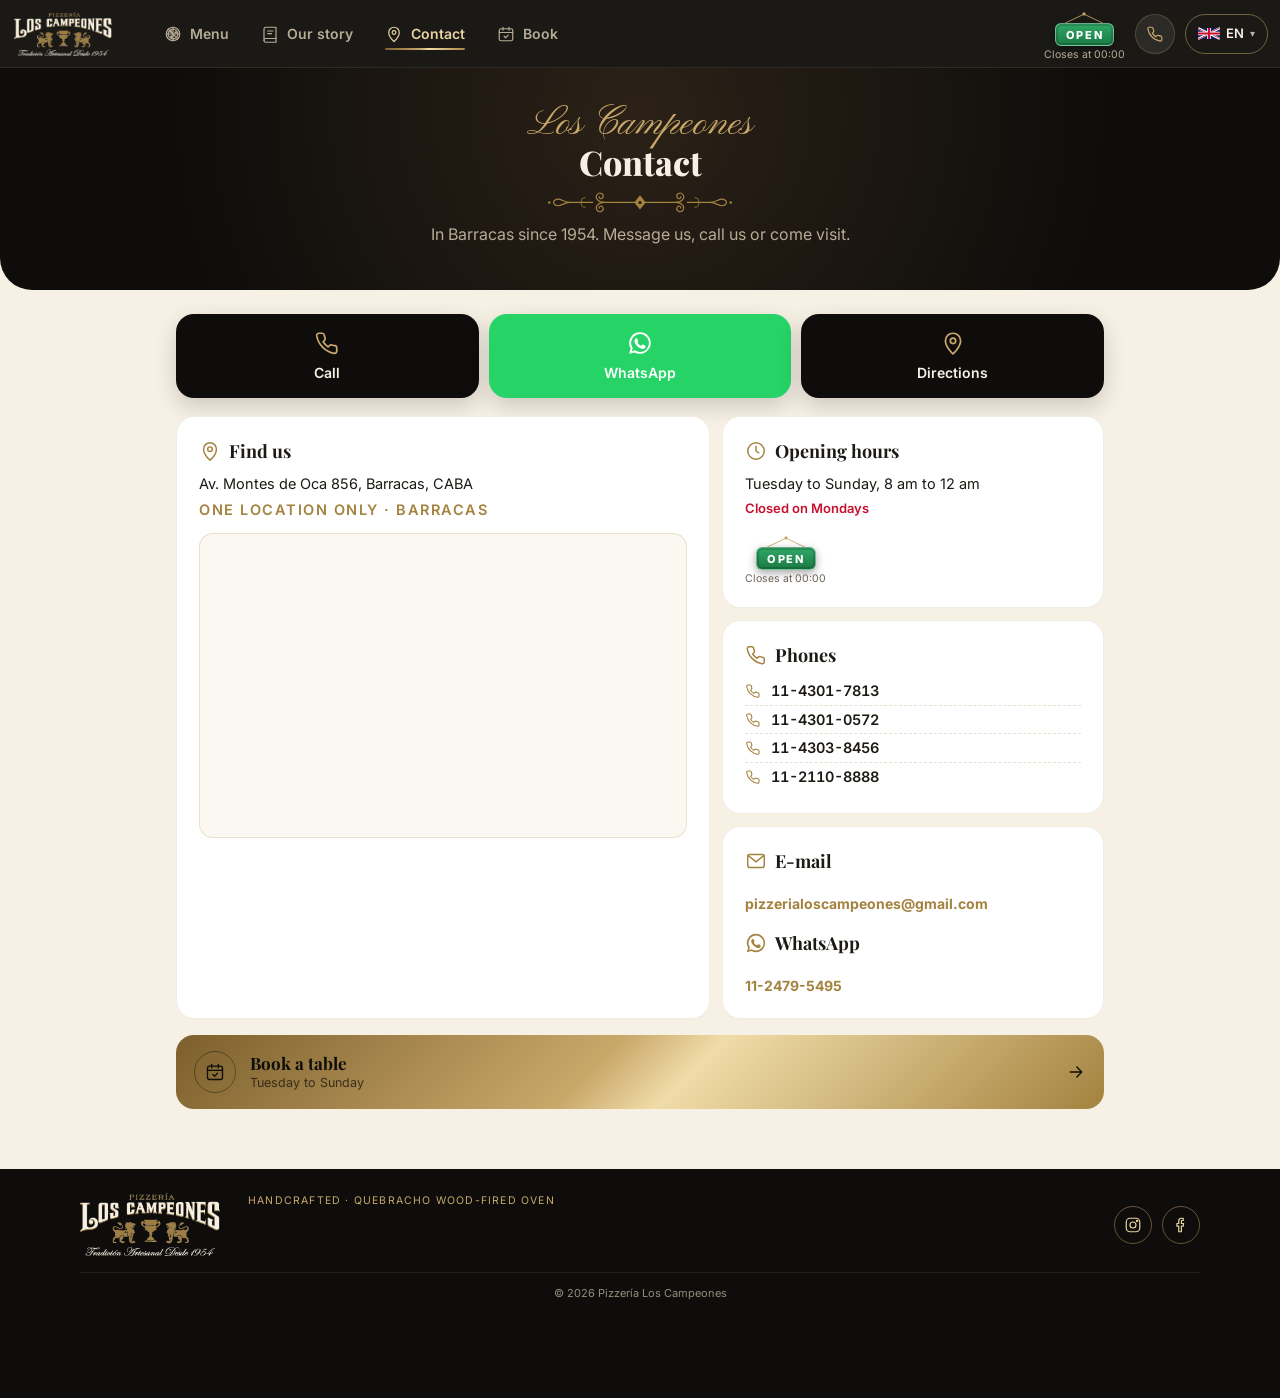
<file: contacto.html>
<!DOCTYPE html>
<html lang="es">
<head>
  <meta charset="UTF-8" />
  <meta name="viewport" content="width=device-width, initial-scale=1.0, viewport-fit=cover" />
  <meta name="theme-color" content="#0e0d0b" />
  <title>Contacto · Pizzería Los Campeones, Barracas</title>
  <meta name="description" content="Contacto de Pizzería Los Campeones: Av. Montes de Oca 856, Barracas (CABA). Teléfonos, WhatsApp, mail, horarios y cómo llegar." />
  <link rel="canonical" href="https://www.pizzerialoscampeones.com/contacto.html" />
  <meta name="robots" content="index, follow" />
  <meta property="og:type" content="website" />
  <meta property="og:site_name" content="Pizzería Los Campeones" />
  <meta property="og:title" content="Contacto · Pizzería Los Campeones, Barracas" />
  <meta property="og:description" content="Contacto de Pizzería Los Campeones: Av. Montes de Oca 856, Barracas (CABA). Teléfonos, WhatsApp, mail, horarios y cómo llegar." />
  <meta property="og:url" content="https://www.pizzerialoscampeones.com/contacto.html" />
  <meta property="og:image" content="https://www.pizzerialoscampeones.com/img/og-image.jpg" />
  <meta property="og:locale" content="es_AR" />
  <meta name="twitter:card" content="summary_large_image" />
  <link rel="icon" type="image/png" href="img/favicon.png" />
  <link rel="apple-touch-icon" href="img/apple-touch-icon.png" />
  <link rel="manifest" href="manifest.webmanifest" />
  <link rel="preconnect" href="https://fonts.gstatic.com" crossorigin />
  <script type="application/ld+json">{"@context": "https://schema.org", "@type": "BreadcrumbList", "itemListElement": [{"@type": "ListItem", "position": 1, "name": "Carta", "item": "https://www.pizzerialoscampeones.com/"}, {"@type": "ListItem", "position": 2, "name": "Contacto", "item": "https://www.pizzerialoscampeones.com/contacto.html"}]}</script>
  <link rel="preconnect" href="https://fonts.googleapis.com" />
  <!-- Fuentes sin bloquear la primera pantalla -->
  <link rel="preload" as="style" href="https://fonts.googleapis.com/css2?family=Playfair+Display:wght@600;700;800&family=Pinyon+Script&family=Inter:wght@400;500;600;700&display=swap" />
  <link rel="stylesheet" href="https://fonts.googleapis.com/css2?family=Playfair+Display:wght@600;700;800&family=Pinyon+Script&family=Inter:wght@400;500;600;700&display=swap" media="print" onload="this.media='all'" />
  <noscript><link rel="stylesheet" href="https://fonts.googleapis.com/css2?family=Playfair+Display:wght@600;700;800&family=Pinyon+Script&family=Inter:wght@400;500;600;700&display=swap" /></noscript>
  <link rel="stylesheet" href="css/styles.css" />
</head>
<body>
  <header class="topbar" id="topbar"></header>

  <header class="sub-hero">
    <div class="embers" aria-hidden="true"></div>
    <p class="sub-script">Los Campeones</p>
    <h1 data-i18n="contactTitle"></h1>
    <div class="hero-filete" data-filete></div>
    <p data-i18n="contactLead"></p>
  </header>

  <main class="contact-main">
    <!-- Acciones rápidas -->
    <div class="quick-actions">
      <a class="qa" id="qa-call"><span class="qa-ico" data-icon="phone"></span><span data-i18n="callUs"></span></a>
      <a class="qa qa-wa" id="qa-wa" target="_blank" rel="noopener"><span class="qa-ico" data-icon="whatsapp"></span><span data-i18n="writeUs"></span></a>
      <a class="qa" id="qa-map" target="_blank" rel="noopener"><span class="qa-ico" data-icon="pin"></span><span data-i18n="howToGet"></span></a>
    </div>

    <div class="contact-grid">
      <section class="info-card c-where">
        <h2><span data-icon="pin"></span><span data-i18n="whereTitle"></span></h2>
        <p id="c-address"></p>
        <p class="c-note" data-i18n="noBranches"></p>
        <div class="map-wrap">
          <iframe id="c-map" title="Mapa" loading="lazy" referrerpolicy="no-referrer-when-downgrade"></iframe>
        </div>
      </section>

      <section class="info-card">
        <h2><span data-icon="clock"></span><span data-i18n="hoursTitle"></span></h2>
        <p data-i18n="hoursText"></p>
        <p class="closed" data-i18n="mondayClosed"></p>
        <div id="c-status" class="c-status"></div>
      </section>

      <section class="info-card">
        <h2><span data-icon="phone"></span><span data-i18n="phonesTitle"></span></h2>
        <ul class="c-list" id="c-phones"></ul>
      </section>

      <section class="info-card">
        <h2><span data-icon="mail"></span><span data-i18n="emailTitle"></span></h2>
        <p><a id="c-email" class="link"></a></p>
        <h2 class="c-sub"><span data-icon="whatsapp"></span>WhatsApp</h2>
        <p><a id="c-wa" class="link" target="_blank" rel="noopener"></a></p>
      </section>
    </div>

    <a href="reservar.html" class="access-card access-gold access-book c-book">
      <span class="access-ico" data-icon="calendar"></span>
      <span><b data-i18n="accessBook"></b><small data-i18n="accessBookSub"></small></span>
      <span class="access-arrow" data-icon="arrow"></span>
    </a>
  </main>

  <footer class="footer">
    <div data-filete class="footer-filete"></div>
    <img src="img/logo-negativo.png" alt="" class="footer-logo" />
    <p class="footer-note" data-i18n="footerNote"></p>
  </footer>

  <nav class="bottom-nav" id="bottom-nav" aria-label="Navegación"></nav>

  <script src="js/data.js"></script>
  <script src="js/i18n.js"></script>
  <script src="js/icons.js"></script>
  <script src="js/common.js"></script>
  <script src="js/contacto.js"></script>
</body>
</html>
</file>
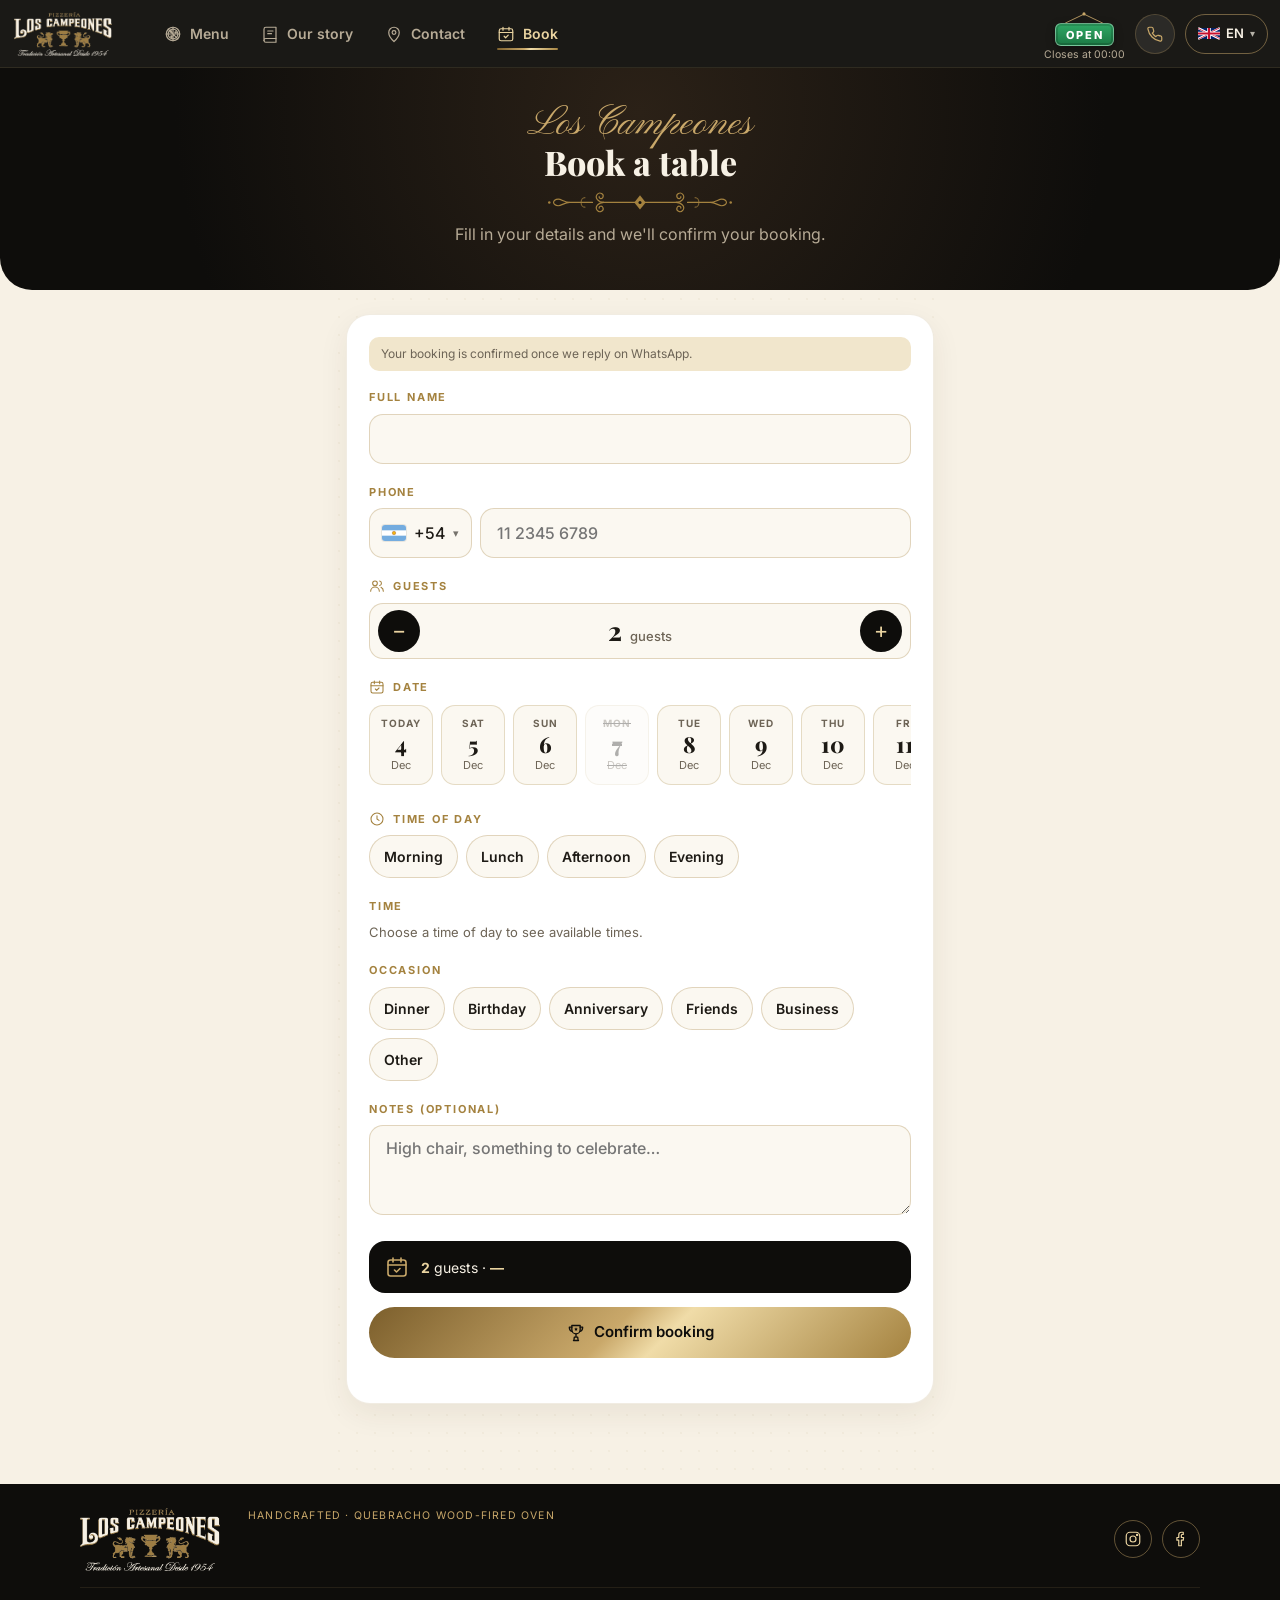
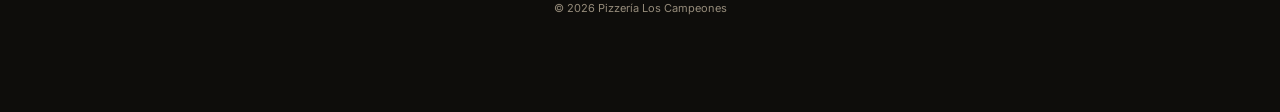
<file: reservar.html>
<!DOCTYPE html>
<html lang="es">
<head>
  <meta charset="UTF-8" />
  <meta name="viewport" content="width=device-width, initial-scale=1.0, viewport-fit=cover" />
  <meta name="theme-color" content="#0e0d0b" />
  <title>Reservar mesa · Pizzería Los Campeones, Barracas</title>
  <meta name="description" content="Reservá tu mesa en Pizzería Los Campeones, Av. Montes de Oca 856, Barracas. Martes a domingo de 8 a 00 h." />
  <link rel="canonical" href="https://www.pizzerialoscampeones.com/reservar.html" />
  <meta name="robots" content="index, follow" />
  <meta property="og:type" content="website" />
  <meta property="og:site_name" content="Pizzería Los Campeones" />
  <meta property="og:title" content="Reservar mesa · Pizzería Los Campeones, Barracas" />
  <meta property="og:description" content="Reservá tu mesa en Pizzería Los Campeones, Av. Montes de Oca 856, Barracas. Martes a domingo de 8 a 00 h." />
  <meta property="og:url" content="https://www.pizzerialoscampeones.com/reservar.html" />
  <meta property="og:image" content="https://www.pizzerialoscampeones.com/img/og-image.jpg" />
  <meta property="og:locale" content="es_AR" />
  <meta name="twitter:card" content="summary_large_image" />
  <link rel="icon" type="image/png" href="img/favicon.png" />
  <link rel="apple-touch-icon" href="img/apple-touch-icon.png" />
  <link rel="manifest" href="manifest.webmanifest" />
  <link rel="preconnect" href="https://fonts.gstatic.com" crossorigin />
  <script type="application/ld+json">{"@context": "https://schema.org", "@type": "BreadcrumbList", "itemListElement": [{"@type": "ListItem", "position": 1, "name": "Carta", "item": "https://www.pizzerialoscampeones.com/"}, {"@type": "ListItem", "position": 2, "name": "Reservar mesa", "item": "https://www.pizzerialoscampeones.com/reservar.html"}]}</script>
  <link rel="preconnect" href="https://fonts.googleapis.com" />
  <!-- Fuentes sin bloquear la primera pantalla -->
  <link rel="preload" as="style" href="https://fonts.googleapis.com/css2?family=Playfair+Display:wght@600;700;800&family=Pinyon+Script&family=Inter:wght@400;500;600;700&display=swap" />
  <link rel="stylesheet" href="https://fonts.googleapis.com/css2?family=Playfair+Display:wght@600;700;800&family=Pinyon+Script&family=Inter:wght@400;500;600;700&display=swap" media="print" onload="this.media='all'" />
  <noscript><link rel="stylesheet" href="https://fonts.googleapis.com/css2?family=Playfair+Display:wght@600;700;800&family=Pinyon+Script&family=Inter:wght@400;500;600;700&display=swap" /></noscript>
  <link rel="stylesheet" href="css/styles.css" />
</head>
<body>
  <header class="topbar" id="topbar"></header>

  <header class="sub-hero">
    <div class="embers" aria-hidden="true"></div>
    <p class="sub-script">Los Campeones</p>
    <h1 data-i18n="resTitle"></h1>
    <div class="hero-filete" data-filete></div>
    <p data-i18n="resSub"></p>
  </header>

  <main class="res-main">
    <!-- Formulario (vista de muestra, listo para conectar con el admin) -->
    <form class="res-form" id="res-form" novalidate>
      <p class="demo-note" data-i18n="resDemo"></p>

      <div class="field" data-f="name">
        <label for="f-name" data-i18n="resName"></label>
        <input class="input" id="f-name" name="name" autocomplete="name" required />
      </div>

      <div class="field" data-f="phone">
        <label for="f-phone" data-i18n="resPhone"></label>
        <div class="phone-row">
          <div class="cc-picker" id="cc-picker">
            <button type="button" class="input cc-btn" id="cc-btn" aria-haspopup="listbox" aria-label="Código de país"></button>
            <input class="input cc-custom" id="cc-custom" inputmode="tel" maxlength="5" placeholder="+" hidden aria-label="Código de país" />
            <ul class="cc-menu" id="cc-menu" role="listbox"></ul>
          </div>
          <input class="input" id="f-phone" name="phone" type="tel" inputmode="tel" autocomplete="tel-national" placeholder="11 2345 6789" required />
        </div>
      </div>

      <div class="field" data-f="people">
        <span class="field-label"><span data-icon="users"></span><span data-i18n="resPeople"></span></span>
        <div class="people">
          <button type="button" id="p-minus" aria-label="-">−</button>
          <output id="p-out">2</output>
          <button type="button" id="p-plus" aria-label="+">+</button>
        </div>
        <p class="hint" id="p-hint"></p>
      </div>

      <div class="field" data-f="date">
        <span class="field-label"><span data-icon="calendar"></span><span data-i18n="resDate"></span></span>
        <div class="days" id="days"></div>
      </div>

      <div class="field" data-f="shift">
        <span class="field-label"><span data-icon="clock"></span><span data-i18n="resShift"></span></span>
        <div class="chips" id="shifts"></div>
      </div>

      <div class="field" data-f="time">
        <span class="field-label" data-i18n="resTime"></span>
        <div class="times chips" id="times"></div>
      </div>

      <div class="field" data-f="reason">
        <span class="field-label" data-i18n="resReason"></span>
        <div class="chips" id="reasons"></div>
      </div>

      <div class="field">
        <label for="f-notes" data-i18n="resNotes"></label>
        <textarea class="input" id="f-notes" name="notes"></textarea>
      </div>

      <div class="summary" id="summary"></div>
      <button class="btn btn-gold btn-block" type="submit"><span data-icon="cup" class="btn-ico"></span><span data-i18n="resSubmit"></span></button>
      <p class="form-error" id="form-error"></p>
    </form>

    <!-- Confirmación -->
    <section class="res-done" id="res-done">
      <div class="done-cup" data-icon="cup"></div>
      <h2 data-i18n="resDoneTitle"></h2>
      <p data-i18n="resDoneText"></p>
      <div class="summary" id="done-summary"></div>
      <p class="demo-note" data-i18n="resDemo"></p>
      <button class="btn btn-dark" id="res-again" type="button" data-i18n="resAnother"></button>
    </section>
  </main>

  <footer class="footer">
    <div data-filete class="footer-filete"></div>
    <img src="img/logo-negativo.png" alt="" class="footer-logo" />
    <p class="footer-note" data-i18n="footerNote"></p>
  </footer>

  <nav class="bottom-nav" id="bottom-nav" aria-label="Navegación"></nav>

  <script src="js/data.js"></script>
  <script src="js/i18n.js"></script>
  <script src="js/icons.js"></script>
  <script src="js/common.js"></script>
  <script src="js/reservar.js"></script>
</body>
</html>
</file>
<file: css/styles.css>
/* =====================================================================
   PIZZERÍA LOS CAMPEONES · Estilos
   Negro y dorado (del logo) · rojo sólo en detalles · fileteado porteño
   ===================================================================== */
:root {
  --black: #0e0d0b;
  --black-2: #17140f;
  --ink: #1d1a15;
  --gold: #a4823f;
  --gold-2: #c9a86a;
  --gold-3: #e9d3a0;
  --gold-soft: #f1e6cc;
  --cream: #f7f1e5;
  --paper: #fbf8f1;
  --white: #ffffff;
  --muted: #6d6456;
  --muted-dark: #b7ab96;
  --red: #c8102e;
  --wa: #25d366;
  --radius: 18px;
  --top-h: 60px;
  --cats-h: 54px;
  --serif: "Playfair Display", Georgia, serif;
  --script: "Pinyon Script", cursive;
  --body: "Inter", system-ui, -apple-system, sans-serif;
  --ease: cubic-bezier(.2, .8, .2, 1);
  --gold-grad: linear-gradient(135deg, #7c5f2c 0%, #c9a86a 45%, #f0dca8 55%, #a4823f 100%);
}

* { box-sizing: border-box; margin: 0; padding: 0; }
html { -webkit-tap-highlight-color: transparent; scroll-padding-top: 130px; }
body { font-family: var(--body); color: var(--ink); background: var(--cream); line-height: 1.5; overflow-x: hidden; -webkit-font-smoothing: antialiased; }
body.locked { overflow: hidden; height: 100vh; }
img { max-width: 100%; display: block; }
a { color: inherit; text-decoration: none; }
button { font: inherit; color: inherit; }
svg { display: block; }

/* Fondo crema con textura de papel muy sutil */
.page-menu main, .about, .res-main {
  background-image: radial-gradient(rgba(164,130,63,.06) 1px, transparent 1px);
  background-size: 18px 18px;
}

/* ===================== PANTALLA 0 · CARGA ===================== */
.splash {
  position: fixed; inset: 0; z-index: 100; display: grid; place-items: center;
  background: radial-gradient(circle at 50% 55%, #2b2117 0%, var(--black) 65%);
  transition: opacity .5s var(--ease), transform .5s var(--ease);
}
.splash.out { opacity: 0; transform: scale(1.06); pointer-events: none; }
.shine-logo { position: relative; width: min(420px, 78vw); isolation: isolate; overflow: hidden; animation: logoIn .6s var(--ease) both; }
.shine-logo img { width: 100%; }
.shine {
  position: absolute; inset: 0;
  background: linear-gradient(105deg, transparent 35%, rgba(255, 226, 150, .95) 50%, transparent 65%);
  mix-blend-mode: color-dodge; transform: translateX(-120%);
  animation: shine .9s .15s var(--ease) forwards;
}

/* Brasas */
.embers { position: absolute; inset: 0; overflow: hidden; pointer-events: none; }
.embers::before, .embers::after {
  content: ""; position: absolute; left: 0; right: 0; bottom: -10px; height: 200%;
  background-image:
    radial-gradient(2px 2px at 12% 90%, #ffb347 60%, transparent), radial-gradient(1.5px 1.5px at 28% 70%, #ff8c2a 60%, transparent),
    radial-gradient(2px 2px at 47% 95%, #ffc56b 60%, transparent), radial-gradient(1.5px 1.5px at 63% 80%, #ff9d3b 60%, transparent),
    radial-gradient(2px 2px at 81% 88%, #ffb347 60%, transparent), radial-gradient(1.5px 1.5px at 92% 75%, #ff8c2a 60%, transparent);
  animation: embers 7s linear infinite; opacity: .6;
}
.embers::after { animation-duration: 10s; animation-delay: -4s; opacity: .35; transform: scaleX(-1); }

/* ===================== PANTALLA 1 · IDIOMAS ===================== */
.lang-screen {
  position: fixed; inset: 0; z-index: 90;
  display: flex; flex-direction: column; align-items: center; justify-content: center;
  gap: 14px; padding: 24px 16px;
  background: radial-gradient(circle at 50% 28%, #2b2117 0%, var(--black) 70%);
  color: var(--cream); opacity: 0; visibility: hidden;
  transition: opacity .45s var(--ease), transform .7s var(--ease);
}
.lang-screen.in { opacity: 1; visibility: visible; }
.lang-screen.out { opacity: 0; transform: scale(1.04); pointer-events: none; }
.lang-screen > * { position: relative; }

.lang-logo { width: min(250px, 58vw); opacity: 0; }
.lang-filete { width: 170px; color: var(--gold); opacity: 0; }
.lang-title { font-size: 12px; font-weight: 600; letter-spacing: 4px; text-transform: uppercase; color: var(--gold-2); opacity: 0; margin-bottom: 6px; }
.lang-screen.in .lang-logo { animation: rise .6s var(--ease) forwards; }
.lang-screen.in .lang-filete { animation: rise .6s .08s var(--ease) forwards; }
.lang-screen.in .lang-title { animation: rise .5s .14s var(--ease) forwards; }

.lang-options { display: flex; flex-direction: column; gap: 12px; width: 100%; max-width: 420px; }
.lang-opt {
  --fill-ms: 1150ms;
  position: relative; display: flex; align-items: center; gap: 14px;
  height: 70px; padding: 0 20px;
  border: 1.5px solid rgba(201, 168, 106, .3); border-radius: var(--radius);
  background: rgba(255, 255, 255, .035);
  font-size: 20px; font-weight: 600; letter-spacing: .3px;
  cursor: pointer; overflow: hidden; opacity: 0;
  transition: border-color .25s, background .25s, transform .2s, opacity .35s;
}
.lang-screen.in .lang-opt { animation: rise .5s calc(.22s + var(--i) * .08s) var(--ease) forwards; }
.lang-opt.suggested { border-color: rgba(201, 168, 106, .75); }
.lang-opt > *:not(.fill) { position: relative; z-index: 1; }

/* Bandera: sólo al pasar el mouse / apoyar el dedo */
.lang-flag {
  width: 34px; height: 23px; border-radius: 4px; overflow: hidden; flex: none;
  box-shadow: 0 2px 8px rgba(0,0,0,.45);
  transform: translateX(-56px) rotate(-14deg); opacity: 0;
  transition: transform .4s var(--ease), opacity .25s;
}
.lang-flag svg { width: 100%; height: 100%; }
.lang-name { transform: translateX(-48px); transition: transform .4s var(--ease); }
.lang-arrow { margin-inline-start: auto; font-size: 26px; color: var(--gold-2); transition: transform .25s, opacity .2s; }
.lang-opt:hover, .lang-opt:focus-visible { border-color: var(--gold); outline: none; background: rgba(164,130,63,.1); }
.lang-opt:hover .lang-flag, .lang-opt:focus-visible .lang-flag, .lang-opt:active .lang-flag, .lang-opt.picked .lang-flag { transform: none; opacity: 1; }
.lang-opt:hover .lang-name, .lang-opt:focus-visible .lang-name, .lang-opt:active .lang-name, .lang-opt.picked .lang-name { transform: none; }
.lang-opt:hover .lang-arrow { transform: translateX(4px); }
.lang-opt:active { transform: scale(.985); }

/* ---- La copa que se llena ---- */
.fill { position: absolute; inset: 0; z-index: 0; pointer-events: none; overflow: hidden; border-radius: inherit; }
/* líquido dorado que sube desde abajo, con ola arriba */
.fill::before {
  content: ""; position: absolute; left: 0; right: 0; bottom: 0; height: 100%;
  background: linear-gradient(180deg, rgba(240,220,168,.95), rgba(164,130,63,.95) 40%, #6f5426);
  transform: translateY(101%);
  transition: transform var(--fill-ms) cubic-bezier(.55, .1, .3, 1);
}
.fill-wave {
  position: absolute; left: -50%; width: 200%; height: 14px; bottom: 0;
  background: radial-gradient(10px 7px at 10px 7px, rgba(240,220,168,.95) 98%, transparent) 0 0 / 20px 14px repeat-x;
  transform: translateY(0);
  transition: bottom var(--fill-ms) cubic-bezier(.55, .1, .3, 1);
  animation: waveX .8s linear infinite; opacity: 0;
}
.lang-opt.picked .fill::before { transform: translateY(0); }
.lang-opt.picked .fill-wave { bottom: calc(100% - 7px); opacity: 1; }
.lang-opt.full .fill-wave { opacity: 0; transition: opacity .2s; }
.lang-opt.picked { color: var(--black); border-color: var(--gold-3); box-shadow: 0 0 0 1px rgba(233,211,160,.4), 0 10px 40px rgba(201,168,106,.35); transform: scale(1.03); }
.lang-opt.picked .lang-arrow { opacity: 0; }
.lang-opt.picked .lang-flag { animation: wave .7s ease-in-out; }

.lang-cup {
  position: absolute !important; right: 14px; top: calc(50% + 6px); width: 40px; height: 40px;
  transform: translateY(-50%) scale(.4); opacity: 0;
  transition: transform .45s var(--ease), opacity .3s;
}
.lang-opt.picked .lang-cup { transform: translateY(-50%) scale(1); opacity: 1; }
.trophy { width: 100%; height: 100%; color: var(--black); overflow: visible; }
.trophy .liquid { transform: translateY(58px); transition: transform var(--fill-ms) cubic-bezier(.55, .1, .3, 1); }
.lang-opt.picked .trophy .liquid { transform: translateY(6px); }
.trophy .wave { animation: waveCup .9s linear infinite; }
.trophy .bubbles circle { opacity: 0; }
.lang-opt.picked .trophy .bubbles circle { animation: bubble 1s ease-in infinite; }
.lang-opt.picked .trophy .bubbles circle:nth-child(2) { animation-delay: .3s; }
.lang-opt.picked .trophy .bubbles circle:nth-child(3) { animation-delay: .55s; }
.lang-opt.picked .trophy .bubbles circle:nth-child(4) { animation-delay: .8s; }
.trophy .gleam { opacity: 0; }
.lang-opt.full .trophy .gleam { animation: gleam .5s ease forwards; }
.lang-opt.full .trophy { animation: cupPop .45s var(--ease); }

/* tres estrellas (★★★) que aparecen al llenarse */
.cup-stars { position: absolute; left: 50%; top: -12px; display: flex; gap: 3px; transform: translateX(-50%); }
.cup-stars svg { width: 10px; height: 10px; color: var(--black); opacity: 0; transform: scale(0) translateY(6px); filter: drop-shadow(0 0 2px rgba(255,236,190,.7)); }
.lang-opt.full .cup-stars svg { animation: starPop .4s var(--ease) forwards; }
.lang-opt.full .cup-stars svg:nth-child(2) { animation-delay: .08s; }
.lang-opt.full .cup-stars svg:nth-child(3) { animation-delay: .16s; }
.cup-burst { position: absolute; inset: -10px; border-radius: 50%; border: 2px solid var(--gold-3); opacity: 0; }
.lang-opt.full .cup-burst { animation: burst .55s var(--ease); }
.lang-opt.full { animation: flash .35s ease; }

.lang-options.choosing .lang-opt:not(.picked) { opacity: .2 !important; transform: scale(.96); filter: blur(1px); }

/* ===================== PANTALLA 2 · CARTA ===================== */
.app.in:not(.no-anim) .topbar { animation: dropIn .6s .15s var(--ease) both; }
.app.in:not(.no-anim) .cats { animation: dropIn .6s .25s var(--ease) both; }

.scroll-bar {
  position: fixed; top: 0; left: 0; right: 0; height: 3px; z-index: 60;
  background: var(--gold-grad); transform-origin: left; transform: scaleX(0);
}

/* Cabecera */
.topbar {
  position: sticky; top: 0; z-index: 50;
  display: flex; align-items: center; gap: 8px;
  height: var(--top-h); padding: 0 12px 0 16px;
  background: rgba(14, 13, 11, .95); backdrop-filter: blur(12px); color: var(--cream);
}
.top-logo { position: relative; overflow: hidden; flex: none; }
.top-logo img { height: 40px; width: auto; }
.top-logo::after {
  content: ""; position: absolute; inset: 0;
  background: linear-gradient(105deg, transparent 40%, rgba(255,236,190,.55) 50%, transparent 60%);
  transform: translateX(-120%); animation: shineLoop 7s 2s infinite;
}
.top-status { margin-inline-start: auto; min-width: 0; }
.status { display: inline-flex; align-items: center; gap: 6px; font-size: 12px; color: var(--muted-dark); white-space: nowrap; }
.status i { width: 8px; height: 8px; border-radius: 50%; flex: none; }
.status b { color: var(--cream); font-weight: 600; }
.status.is-open i { background: #3ddc84; box-shadow: 0 0 0 0 rgba(61,220,132,.6); animation: dot 2s infinite; }
.status.is-closed i { background: var(--red); }
@media (max-width: 460px) { .status > span { display: none; } }

.icon-btn {
  width: 40px; height: 40px; border-radius: 50%; flex: none;
  display: grid; place-items: center; cursor: pointer;
  background: rgba(255,255,255,.07); color: var(--gold-2); border: 1px solid rgba(201,168,106,.25);
}
.icon-btn svg { width: 18px; height: 18px; }

/* Selector de idioma */
.lang-picker { position: relative; flex: none; }
.lp-current {
  display: flex; align-items: center; gap: 6px; height: 40px; padding: 0 12px;
  border-radius: 999px; border: 1px solid rgba(201,168,106,.5); background: transparent; color: var(--cream);
  font-weight: 600; font-size: 13px; cursor: pointer;
}
.lp-flag { width: 22px; height: 15px; border-radius: 3px; overflow: hidden; display: inline-block; flex: none; }
.lp-flag svg { width: 100%; height: 100%; }
.lp-caret { font-size: 10px; transition: transform .2s; opacity: .7; }
.lang-picker.open .lp-caret { transform: rotate(180deg); }
.lp-menu {
  position: absolute; right: 0; top: calc(100% + 8px); min-width: 180px; z-index: 5;
  background: var(--white); color: var(--ink); border-radius: 14px; padding: 6px;
  box-shadow: 0 16px 40px rgba(0,0,0,.25);
  opacity: 0; transform: translateY(-8px) scale(.96); transform-origin: top right;
  pointer-events: none; transition: all .2s var(--ease);
}
.lang-picker.open .lp-menu { opacity: 1; transform: none; pointer-events: auto; }
.lp-menu button {
  display: flex; align-items: center; gap: 10px; width: 100%; padding: 11px 12px;
  border: none; background: none; border-radius: 10px; font-size: 15px; font-weight: 500; cursor: pointer; text-align: left;
}
.lp-menu button:hover { background: var(--cream); }
.lp-menu button.active { background: var(--gold-soft); font-weight: 700; }

/* Barra de categorías */
.cats {
  position: sticky; top: var(--top-h); z-index: 40; height: var(--cats-h);
  background: rgba(14, 13, 11, .95); backdrop-filter: blur(12px);
  border-bottom: 1px solid rgba(201,168,106,.2);
}
.cats-track { display: flex; gap: 4px; height: 100%; align-items: center; padding: 0 12px; overflow-x: auto; scrollbar-width: none; }
.cats-track::-webkit-scrollbar { display: none; }
.cat {
  display: flex; align-items: center; gap: 7px; flex: none;
  height: 38px; padding: 0 14px; border: none; border-radius: 999px; background: none;
  font-weight: 600; font-size: 14px; color: var(--muted-dark); cursor: pointer;
  position: relative; z-index: 1; transition: color .25s;
}
.cat i { width: 18px; height: 18px; display: block; }
.cat i svg { width: 100%; height: 100%; }
.cat.active { color: var(--black); }
.cats-indicator {
  position: absolute; left: 0; top: 8px; height: 38px; border-radius: 999px;
  background: var(--gold-grad); box-shadow: 0 0 16px rgba(201,168,106,.4);
  transition: transform .4s var(--ease), width .4s var(--ease);
}
.cats-divider { flex: none; width: 1px; height: 24px; margin: 0 8px; background: rgba(201,168,106,.35); }
.cat-link { border: 1px solid rgba(201,168,106,.55); color: var(--gold-2); }
.cat-link:hover { background: rgba(164,130,63,.15); }
.cat-book { background: rgba(164,130,63,.18); }

/* Cabecera de la carta + podio */
.menu-hero {
  position: relative; overflow: hidden;
  background: radial-gradient(circle at 50% 0%, #2b2117 0%, var(--black) 60%);
  color: var(--cream); padding: 22px 0 34px; border-radius: 0 0 32px 32px;
}
.menu-hero > * { position: relative; }
.menu-hero-script { font: 46px/1.05 var(--script); color: var(--gold-2); text-align: center; }
.hero-filete { width: 190px; margin: 6px auto 0; color: var(--gold); }
.hero-banners { width: min(760px, 100% - 32px); margin: 14px auto 0; display: grid; gap: 8px; }
.hero-banners:empty { display: none; }
.banner {
  display: flex; align-items: center; gap: 10px; width: 100%;
  padding: 12px 16px; border-radius: 14px; font-weight: 600; font-size: 14px; text-align: left;
  border: 1px solid rgba(201,168,106,.4); background: rgba(164,130,63,.14); color: var(--gold-3); cursor: pointer;
  position: relative; overflow: hidden;
}
.banner i { width: 20px; height: 20px; flex: none; }
.banner span { margin-inline-start: auto; font-size: 20px; }
.banner::after {
  content: ""; position: absolute; inset: 0;
  background: linear-gradient(105deg, transparent 40%, rgba(233,211,160,.25) 50%, transparent 60%);
  animation: shineLoop 5s infinite;
}
.banner-promo { border-color: rgba(200,16,46,.5); background: rgba(200,16,46,.15); color: #ffd9d9; cursor: default; }

.podium-head { display: flex; align-items: center; gap: 12px; width: min(760px, 100% - 32px); margin: 26px auto 16px; }
.podium-icon { width: 40px; height: 40px; padding: 8px; border-radius: 50%; border: 1px solid rgba(201,168,106,.5); color: var(--gold-2); flex: none; }
.podium-head h2 { font: 700 24px/1.1 var(--serif); color: var(--cream); }
.podium-head p { font-size: 13px; color: var(--muted-dark); }

.podium {
  display: grid; grid-template-columns: 1fr 1.15fr 1fr; align-items: end; gap: 10px;
  width: min(560px, 100% - 24px); margin: 0 auto;
}
.step {
  display: flex; flex-direction: column; align-items: center; text-align: center;
  background: none; border: none; cursor: pointer; color: var(--cream);
  opacity: 0; animation: rise .6s calc(.4s + var(--i) * .12s) var(--ease) forwards;
}
.app.no-anim .step { animation-delay: 0s; }
.step-photo { position: relative; width: 100%; aspect-ratio: 1; margin-bottom: 8px; }
.step-photo .ph { width: 100%; height: 100%; border-radius: 50%; box-shadow: 0 0 0 2px var(--black), 0 0 0 3.5px var(--gold); transition: transform .3s var(--ease); }
.step:hover .ph { transform: translateY(-4px) rotate(-3deg); }
.medal {
  position: absolute; right: -2px; top: -2px; width: 32px; height: 32px; border-radius: 50%;
  display: grid; place-items: center; font: 800 12px var(--serif); color: var(--black);
  box-shadow: 0 4px 10px rgba(0,0,0,.4), inset 0 0 0 2px rgba(255,255,255,.35);
}
.medal-1 { background: linear-gradient(135deg, #fff1bd, #d9ae4a 50%, #9b7424); width: 38px; height: 38px; font-size: 14px; }
.medal-2 { background: linear-gradient(135deg, #ffffff, #c4c7cc 50%, #83878e); }
.medal-3 { background: linear-gradient(135deg, #ffd9b8, #c27d45 50%, #7d4a22); }
.step-name { font: 700 14px/1.2 var(--serif); }
.step-price { font-size: 12px; color: var(--gold-2); font-weight: 600; margin-top: 2px; }
.step-base {
  display: grid; place-items: center; width: 100%; margin-top: 10px;
  background: linear-gradient(180deg, rgba(164,130,63,.35), rgba(164,130,63,.08));
  border: 1px solid rgba(201,168,106,.35); border-bottom: none; border-radius: 10px 10px 0 0;
  font: 800 20px var(--serif); color: var(--gold-2);
}
.step-1 .step-base { height: 64px; }
.step-2 .step-base { height: 44px; }
.step-3 .step-base { height: 30px; }
.step-1 .step-name { font-size: 16px; }

/* Carta */
.menu-main { width: min(820px, 100%); margin: 0 auto; padding: 8px 16px 110px; }
.menu-section { padding-top: 34px; }
.menu-title { display: flex; align-items: center; gap: 12px; padding-bottom: 12px; margin-bottom: 14px; border-bottom: 1px solid rgba(164,130,63,.3); position: relative; }
.menu-title::after { content: ""; position: absolute; left: 0; bottom: -2px; width: 60px; height: 3px; border-radius: 2px; background: var(--gold-grad); }
.mt-icon { width: 42px; height: 42px; padding: 9px; border-radius: 50%; background: var(--black); color: var(--gold-2); flex: none; }
.menu-title h2 { font: 700 26px/1.1 var(--serif); }
.menu-title small { margin-inline-start: auto; font-size: 11px; font-weight: 700; letter-spacing: 1.5px; text-transform: uppercase; color: var(--muted); }

/* Tarjeta de pizza */
.pizzas { display: grid; gap: 14px; }
.pizzas > * { min-width: 0; }
.pizza {
  background: var(--white); border-radius: var(--radius); padding: 14px;
  box-shadow: 0 1px 2px rgba(0,0,0,.04), 0 6px 20px rgba(60,45,20,.06);
  border: 1px solid rgba(164,130,63,.12); cursor: pointer;
  transition: transform .25s var(--ease), box-shadow .25s;
}
.pizza:hover { transform: translateY(-3px); box-shadow: 0 14px 34px rgba(60,45,20,.12); }
.pizza:focus-visible { outline: 2px solid var(--gold); }
.pizza-top { display: flex; gap: 14px; }
.pizza-img { width: 92px; height: 92px; border-radius: 50%; }
.pizza-info { flex: 1; min-width: 0; }
.pizza h3 { font: 700 19px/1.2 var(--serif); margin-bottom: 3px; }
.pizza p { font-size: 13.5px; color: var(--muted); line-height: 1.45; }
.tags { display: flex; flex-wrap: wrap; gap: 6px; margin-top: 8px; }
.tags:empty { display: none; }
.tag { display: inline-flex; align-items: center; gap: 4px; font-size: 11px; font-weight: 600; padding: 3px 8px 3px 6px; border-radius: 999px; }
.tag i { width: 12px; height: 12px; }
.tag-star { background: var(--black); color: var(--gold-3); }
.tag-veggie { background: #e6f1de; color: #3b6a28; }
.tag-spicy { background: #fde4e4; color: var(--red); }
.tag-gf { background: #efe7d7; color: #7a5f2e; }

.sizes { display: grid; grid-template-columns: repeat(auto-fit, minmax(150px, 1fr)); gap: 10px; margin-top: 14px; }
.size-group { background: var(--paper); border: 1px solid rgba(164,130,63,.18); border-radius: 12px; padding: 8px 10px 6px; }
.sg-title { display: block; font-size: 10px; font-weight: 700; letter-spacing: 1.8px; text-transform: uppercase; color: var(--gold); margin-bottom: 4px; }
.size { display: flex; align-items: center; justify-content: space-between; gap: 8px; padding: 4px 0; }
.size + .size { border-top: 1px dashed rgba(164,130,63,.25); }
.size-name { font-size: 13.5px; font-weight: 600; }
.size-name small { display: block; font-weight: 400; color: var(--muted); font-size: 11px; line-height: 1.1; }
.size b { font-size: 15px; font-variant-numeric: tabular-nums; }

/* Listas estilo carta clásica */
.list-note { font-size: 13.5px; color: var(--muted); font-style: italic; margin: -4px 0 12px; }
.list { list-style: none; background: var(--white); border-radius: var(--radius); padding: 6px 18px; border: 1px solid rgba(164,130,63,.12); box-shadow: 0 6px 20px rgba(60,45,20,.05); }
.list li { display: flex; align-items: baseline; gap: 8px; padding: 11px 0; }
.list li + li { border-top: 1px solid rgba(164,130,63,.1); }
.li-name { font-weight: 600; font-size: 15px; }
.li-name small { display: block; font-weight: 400; font-size: 12px; color: var(--muted); }
.li-dots { flex: 1; border-bottom: 1.5px dotted rgba(164,130,63,.45); transform: translateY(-4px); min-width: 16px; }
.list b { font-size: 15px; font-variant-numeric: tabular-nums; }
.list li.featured .li-name, .list li.featured b { color: var(--gold); }
.section-list .list { max-width: 620px; }

/* Recuadro de foto mientras no hay foto */
.ph { position: relative; overflow: hidden; flex: none; background: radial-gradient(circle at 35% 30%, #3a2e1d, #17140f 75%); }
.ph-icon { position: absolute; inset: 0; display: grid; place-items: center; color: var(--gold); opacity: .55; }
.ph-icon svg { width: 40%; height: 40%; }
.ph img { position: relative; width: 100%; height: 100%; object-fit: cover; }

/* Tarjetas finales */
.story-card, .book-card { position: relative; margin-top: 48px; border-radius: 26px; padding: 34px 26px 30px; text-align: center; overflow: hidden; }
.story-card { background: radial-gradient(circle at 50% 0%, #2b2117, var(--black) 70%); color: var(--cream); }
.story-card h2, .book-card h2 { font: 700 28px/1.15 var(--serif); margin: 6px 0 10px; }
.story-card p:not(.eyebrow) { color: var(--muted-dark); max-width: 520px; margin: 0 auto 20px; }
.eyebrow { font-size: 11px; font-weight: 700; letter-spacing: 3px; text-transform: uppercase; color: var(--gold-2); }
.frame-corner { position: absolute; width: 34px; height: 34px; color: var(--gold); opacity: .8; }
.frame-corner::before { content: ""; position: absolute; inset: 0; border: 1.5px solid currentColor; border-right: none; border-bottom: none; border-radius: 14px 0 0 0; }
.frame-corner::after { content: ""; position: absolute; inset: 6px; border: 1px solid currentColor; border-right: none; border-bottom: none; border-radius: 10px 0 0 0; opacity: .6; }
.frame-corner.tl { left: 12px; top: 12px; }
.frame-corner.tr { right: 12px; top: 12px; transform: scaleX(-1); }
.frame-corner.bl { left: 12px; bottom: 12px; transform: scaleY(-1); }
.frame-corner.br { right: 12px; bottom: 12px; transform: scale(-1); }
.story-seal {
  width: 92px; height: 92px; margin: 0 auto 14px; border-radius: 50%;
  display: flex; flex-direction: column; align-items: center; justify-content: center;
  border: 2px solid var(--gold); box-shadow: inset 0 0 0 4px var(--black), inset 0 0 0 5px rgba(201,168,106,.5);
  color: var(--gold-3);
}
.seal-num { font: 800 32px/1 var(--serif); }
.seal-txt { font-size: 10px; letter-spacing: 2px; text-transform: uppercase; }
.seal-stars { font-size: 9px; letter-spacing: 3px; color: var(--red); margin-top: 2px; }
.argento-icons { display: flex; justify-content: center; gap: 18px; margin: 0 0 22px; color: var(--gold); }
.argento-icons span { width: 26px; height: 26px; opacity: .85; }

.book-card { background: var(--gold-grad); color: var(--black); margin-top: 16px; }
.book-card .eyebrow { color: rgba(14,13,11,.7); }
.book-card p:not(.eyebrow) { max-width: 460px; margin: 0 auto 20px; color: rgba(14,13,11,.8); }
.book-icon { display: block; width: 46px; height: 46px; padding: 10px; margin: 0 auto 10px; border-radius: 50%; background: var(--black); color: var(--gold-2); }

/* Botones */
.btn {
  display: inline-flex; align-items: center; justify-content: center; gap: 10px;
  padding: 14px 26px; border-radius: 999px; border: none; cursor: pointer;
  font-weight: 600; font-size: 15px; transition: transform .15s, box-shadow .2s;
}
.btn:hover { transform: translateY(-2px); box-shadow: 0 10px 24px rgba(0,0,0,.2); }
.btn:active { transform: scale(.97); }
.btn svg { width: 20px; height: 20px; }
.btn-ico { width: 18px; height: 18px; }
.btn-gold { background: var(--gold-grad); color: var(--black); }
.btn-dark { background: var(--black); color: var(--gold-3); }
.btn-wa { background: var(--wa); color: var(--white); }
.btn-block { width: 100%; }

/* Pie */
.footer { background: var(--black); color: var(--cream); text-align: center; padding: 36px 16px 110px; }
.footer-filete { width: 200px; margin: 0 auto 18px; color: var(--gold); }
.footer-logo { width: 190px; margin: 0 auto 12px; }
.footer-note { font-size: 12px; letter-spacing: 1.5px; text-transform: uppercase; color: var(--gold-2); }
.footer-addr { display: flex; align-items: center; justify-content: center; gap: 6px; margin-top: 12px; font-size: 14px; color: var(--muted-dark); }
.footer-addr [data-icon] { width: 16px; height: 16px; color: var(--gold-2); }
.footer-small { margin-top: 6px; font-size: 13px; font-weight: 700; color: var(--red); }

/* WhatsApp flotante */
.wa-float {
  position: fixed; right: 16px; bottom: calc(16px + env(safe-area-inset-bottom)); z-index: 55;
  display: flex; align-items: center; gap: 8px; height: 56px; padding: 0 20px 0 16px; border-radius: 999px;
  background: var(--wa); color: var(--white); font-weight: 600; font-size: 15px;
  box-shadow: 0 8px 24px rgba(37,211,102,.4); animation: pulse 2.6s infinite;
  transition: padding .3s var(--ease), gap .3s;
}
.wa-float [data-icon] { width: 26px; height: 26px; flex: none; }
.wa-label { white-space: nowrap; overflow: hidden; max-width: 200px; transition: max-width .3s var(--ease), opacity .3s; }
body.scrolled .wa-float { padding: 0 15px; gap: 0; }
body.scrolled .wa-label { max-width: 0; opacity: 0; }

/* Ficha de pizza */
.sheet-bg { position: fixed; inset: 0; z-index: 70; background: rgba(0,0,0,.55); backdrop-filter: blur(2px); opacity: 0; pointer-events: none; transition: opacity .3s; }
.sheet {
  position: fixed; left: 50%; bottom: 0; z-index: 71; width: min(560px, 100%); max-height: 92vh; overflow: auto;
  background: var(--white); border-radius: 26px 26px 0 0;
  transform: translate(-50%, 102%); transition: transform .45s var(--ease);
}
body.sheet-open { overflow: hidden; }
body.sheet-open .sheet-bg { opacity: 1; pointer-events: auto; }
body.sheet-open .sheet { transform: translate(-50%, 0); }
.sheet-handle { position: absolute; top: 8px; left: 50%; width: 40px; height: 4px; margin-left: -20px; border-radius: 4px; background: rgba(255,255,255,.6); z-index: 2; }
.sheet-img { width: 100%; aspect-ratio: 16 / 11; }
.sheet-close { position: absolute; top: 14px; right: 14px; z-index: 2; width: 38px; height: 38px; padding: 10px; border-radius: 50%; border: none; cursor: pointer; background: rgba(255,255,255,.92); }
.sheet-body { padding: 18px 22px calc(24px + env(safe-area-inset-bottom)); }
.sheet-body .tags { margin: 0 0 8px; }
.sheet-body h3 { font: 800 30px/1.1 var(--serif); margin-bottom: 6px; }
.sheet-body > p { color: var(--muted); }
.sheet-filete { width: 150px; margin: 16px auto 10px; color: var(--gold); }
.sheet-label { font-size: 11px; font-weight: 700; letter-spacing: 2px; text-transform: uppercase; color: var(--gold); margin-bottom: 8px; }
.size-pick { display: grid; grid-template-columns: 1fr 1fr; gap: 8px; margin-bottom: 16px; }
.sp { position: relative; display: flex; flex-direction: column; padding: 10px 12px; border-radius: 14px; border: 1.5px solid rgba(164,130,63,.25); cursor: pointer; transition: all .2s; }
.sp input { position: absolute; opacity: 0; }
.sp-style { font-size: 10px; font-weight: 700; letter-spacing: 1.2px; text-transform: uppercase; color: var(--muted); }
.sp-name { font-weight: 600; font-size: 14px; }
.sp-name small { color: var(--muted); font-weight: 400; }
.sp b { font-size: 17px; margin-top: 2px; }
.sp.on { border-color: var(--gold); background: var(--gold-soft); box-shadow: 0 0 0 1px var(--gold); }
.allergy { font-size: 12px; color: var(--muted); text-align: center; margin-top: 10px; }

/* Ornamentos */
.filete { width: 100%; height: auto; }

/* ===================== PÁGINAS INTERNAS ===================== */
.subbar {
  position: sticky; top: 0; z-index: 50; display: flex; align-items: center; gap: 10px;
  height: var(--top-h); padding: 0 12px 0 8px; background: rgba(14,13,11,.95); backdrop-filter: blur(12px); color: var(--cream);
}
.back-btn { display: flex; align-items: center; gap: 4px; font-weight: 600; font-size: 14px; padding: 8px; margin-inline-end: auto; color: var(--gold-3); }
.back-btn [data-icon] { width: 20px; height: 20px; }
.sub-hero {
  position: relative; overflow: hidden; text-align: center; color: var(--cream);
  background: radial-gradient(circle at 50% 20%, #2b2117 0%, var(--black) 70%);
  padding: 34px 16px 44px; border-radius: 0 0 32px 32px;
}
.sub-hero > * { position: relative; }
.sub-hero .logo { width: min(320px, 76vw); margin: 0 auto 14px; }
.sub-hero h1 { font: 800 34px/1.1 var(--serif); }
.sub-hero .sub-script { font: 40px/1 var(--script); color: var(--gold-2); }
.sub-hero .hero-filete { margin-top: 10px; }
.sub-hero p { color: var(--muted-dark); max-width: 420px; margin: 8px auto 0; }

/* ----- Conocenos ----- */
.about { width: min(820px, 100%); margin: 0 auto; padding: 8px 16px 60px; }
.about-text { padding: 34px 0 6px; font-size: 17px; line-height: 1.7; }
.about-text p { margin-bottom: 18px; }
.about-text p:first-child::first-letter { font: 800 64px/.8 var(--serif); float: left; margin: 8px 12px 0 0; color: var(--gold); }
.stats { display: grid; grid-template-columns: repeat(3, 1fr); gap: 10px; margin: 16px 0 44px; }
.stat { background: var(--white); border-radius: var(--radius); padding: 20px 8px; text-align: center; border: 1px solid rgba(164,130,63,.15); }
.stat .num { display: block; font: 800 32px var(--serif); color: var(--gold); }
.stat .lbl { font-size: 12px; color: var(--muted); }
.barrio { position: relative; background: var(--black); color: var(--cream); border-radius: 26px; padding: 32px 24px; text-align: center; margin-bottom: 44px; overflow: hidden; }
.barrio h2 { font: 700 26px var(--serif); margin: 12px 0 8px; }
.barrio p { color: var(--muted-dark); max-width: 480px; margin: 0 auto; }
.barrio .argento-icons { margin: 0; }
.barrio .argento-icons span { width: 34px; height: 34px; }
.section-title { font: 700 28px var(--serif); margin: 0 0 16px; display: flex; align-items: center; gap: 12px; }
.section-title::after { content: ""; flex: 1; height: 1px; background: rgba(164,130,63,.35); }
.gallery { display: grid; grid-template-columns: repeat(3, 1fr); grid-auto-rows: 160px; gap: 10px; margin-bottom: 48px; }
.gallery figure { position: relative; border-radius: 16px; overflow: hidden; }
.gallery figure:first-child { grid-column: span 2; grid-row: span 2; }
.gallery .ph { width: 100%; height: 100%; }
.gallery figcaption { position: absolute; left: 0; right: 0; bottom: 0; padding: 12px 14px; background: linear-gradient(transparent, rgba(0,0,0,.75)); color: var(--cream); font-size: 13px; }
.info-grid { display: grid; grid-template-columns: repeat(2, 1fr); gap: 12px; margin-bottom: 48px; }
.info-card { background: var(--white); border-radius: var(--radius); padding: 22px; border: 1px solid rgba(164,130,63,.15); }
.info-card h3 { display: flex; align-items: center; gap: 8px; font: 700 18px var(--serif); margin-bottom: 10px; }
.info-card h3 [data-icon] { width: 22px; height: 22px; color: var(--gold); }
.info-card p, .info-card li { font-size: 14.5px; }
.info-card ul { list-style: none; }
.info-card li a { display: block; padding: 3px 0; }
.info-card .closed { color: var(--red); font-weight: 600; font-size: 13px; margin-top: 4px; }
.link { display: inline-flex; align-items: center; gap: 6px; margin-top: 10px; color: var(--gold); font-weight: 700; font-size: 14px; }
.faq details { background: var(--white); border-radius: 16px; margin-bottom: 10px; padding: 16px 20px; border: 1px solid rgba(164,130,63,.12); }
.faq summary { cursor: pointer; font-weight: 600; list-style: none; display: flex; justify-content: space-between; gap: 12px; }
.faq summary::-webkit-details-marker { display: none; }
.faq summary::after { content: "+"; color: var(--gold); font-size: 24px; line-height: 1; transition: transform .25s; }
.faq details[open] summary::after { transform: rotate(45deg); }
.faq details p { margin-top: 10px; color: var(--muted); font-size: 14.5px; }
.thanks { position: relative; margin: 52px 0 10px; padding: 40px 24px; border-radius: 26px; text-align: center; background: var(--gold-grad); color: var(--black); overflow: hidden; }
.thanks .script { font: 38px var(--script); margin-bottom: 6px; }
.thanks h2 { font: 800 28px var(--serif); margin-bottom: 10px; }
.thanks p { max-width: 480px; margin: 0 auto 22px; }
.thanks .btns { display: flex; gap: 10px; justify-content: center; flex-wrap: wrap; }
.socials { display: flex; justify-content: center; gap: 10px; }
.socials a { width: 48px; height: 48px; padding: 12px; border-radius: 50%; background: var(--black); color: var(--gold-3); }

/* ----- Reservar ----- */
.res-main { width: min(620px, 100%); margin: 0 auto; padding: 24px 16px 80px; }
.res-form { background: var(--white); border-radius: 24px; padding: 22px; border: 1px solid rgba(164,130,63,.15); box-shadow: 0 10px 30px rgba(60,45,20,.07); }
.field { margin-bottom: 20px; }
.field > label, .field-label { display: flex; align-items: center; gap: 8px; font-size: 11px; font-weight: 700; letter-spacing: 1.8px; text-transform: uppercase; color: var(--gold); margin-bottom: 8px; }
.field-label [data-icon] { width: 16px; height: 16px; }
.input {
  width: 100%; height: 50px; padding: 0 16px; border-radius: 14px; border: 1.5px solid rgba(164,130,63,.3);
  background: var(--paper); font: 500 16px var(--body); color: var(--ink); outline: none; transition: border-color .2s, box-shadow .2s;
}
.input:focus { border-color: var(--gold); box-shadow: 0 0 0 3px rgba(164,130,63,.15); }
textarea.input { height: 90px; padding: 12px 16px; resize: vertical; }
.phone-row { display: flex; gap: 8px; }
.phone-row .prefix { width: 80px; flex: none; text-align: center; }
.field.error .input, .field.error .chips, .field.error .people { border-color: var(--red); box-shadow: 0 0 0 3px rgba(200,16,46,.12); }
.people { display: flex; align-items: center; justify-content: space-between; height: 56px; padding: 0 8px; border-radius: 14px; border: 1.5px solid rgba(164,130,63,.3); background: var(--paper); }
.people button { width: 42px; height: 42px; border-radius: 50%; border: none; background: var(--black); color: var(--gold-3); font-size: 22px; cursor: pointer; }
.people button:disabled { opacity: .3; cursor: default; }
.people output { font: 800 26px var(--serif); display: flex; align-items: baseline; gap: 8px; }
.people output small { font: 500 13px var(--body); color: var(--muted); }
.hint { font-size: 13px; color: var(--muted); margin-top: 8px; }
.hint a { color: var(--gold); font-weight: 700; }
.days { display: flex; gap: 8px; overflow-x: auto; scrollbar-width: none; padding: 2px 2px 6px; scroll-snap-type: x mandatory; }
.days::-webkit-scrollbar { display: none; }
.day {
  flex: none; width: 64px; padding: 10px 0; border-radius: 14px; border: 1.5px solid rgba(164,130,63,.25); background: var(--paper);
  display: flex; flex-direction: column; align-items: center; gap: 2px; cursor: pointer; scroll-snap-align: start; transition: all .2s;
}
.day small { font-size: 10px; font-weight: 700; letter-spacing: 1px; text-transform: uppercase; color: var(--muted); }
.day b { font: 800 22px/1 var(--serif); }
.day span { font-size: 11px; color: var(--muted); }
.day.on { background: var(--black); border-color: var(--black); color: var(--gold-3); }
.day.on small, .day.on span { color: var(--gold-2); }
.day:disabled { opacity: .35; cursor: not-allowed; text-decoration: line-through; }
.chips { display: flex; flex-wrap: wrap; gap: 8px; border-radius: 14px; }
.chip { padding: 10px 14px; border-radius: 999px; border: 1.5px solid rgba(164,130,63,.3); background: var(--paper); font-weight: 600; font-size: 14px; cursor: pointer; transition: all .2s; }
.chip.on { background: var(--black); border-color: var(--black); color: var(--gold-3); }
.chip:disabled { opacity: .3; cursor: not-allowed; }
.times { display: grid; grid-template-columns: repeat(4, 1fr); gap: 8px; }
.times .chip { padding: 10px 0; text-align: center; font-variant-numeric: tabular-nums; }
.summary { display: flex; align-items: center; gap: 12px; padding: 14px 16px; border-radius: 16px; background: var(--black); color: var(--cream); margin-bottom: 14px; font-size: 14px; }
.summary [data-icon] { width: 24px; height: 24px; color: var(--gold-2); flex: none; }
.summary b { color: var(--gold-3); }
.summary > svg { width: 24px; height: 24px; color: var(--gold-2); flex: none; }
.status-light { color: var(--muted); }
.status-light b { color: var(--ink); }
.form-error { color: var(--red); font-size: 13px; font-weight: 600; text-align: center; margin-top: 10px; min-height: 1em; }
.res-done { display: none; text-align: center; background: var(--white); border-radius: 24px; padding: 40px 24px; border: 1px solid rgba(164,130,63,.15); }
.res-done.show { display: block; animation: rise .5s var(--ease); }
.res-done .done-cup { width: 80px; height: 80px; margin: 0 auto 16px; color: var(--gold); }
.res-done h2 { font: 800 28px var(--serif); margin-bottom: 8px; }
.res-done p { color: var(--muted); margin-bottom: 18px; }
.demo-note { font-size: 12px; color: var(--muted); background: var(--gold-soft); border-radius: 10px; padding: 8px 12px; margin-bottom: 18px; }

/* ===================== Aparición ===================== */
.reveal { opacity: 0; transform: translateY(18px); transition: opacity .6s var(--ease) var(--d, 0ms), transform .6s var(--ease) var(--d, 0ms); }
.reveal.visible { opacity: 1; transform: none; }

/* ===================== Animaciones ===================== */
@keyframes logoIn { from { opacity: 0; transform: scale(.92); filter: blur(6px); } to { opacity: 1; transform: none; filter: none; } }
@keyframes shine { to { transform: translateX(120%); } }
@keyframes shineLoop { 0%, 82% { transform: translateX(-120%); } 100% { transform: translateX(120%); } }
@keyframes rise { from { opacity: 0; transform: translateY(18px); } to { opacity: 1; transform: none; } }
@keyframes dropIn { from { opacity: 0; transform: translateY(-100%); } to { opacity: 1; transform: none; } }
@keyframes embers { from { transform: translateY(0); } to { transform: translateY(-50%); } }
@keyframes wave { 0%, 100% { transform: rotate(0) skewY(0); } 25% { transform: rotate(-8deg) skewY(6deg) scale(1.15); } 50% { transform: rotate(6deg) skewY(-5deg) scale(1.15); } 75% { transform: rotate(-4deg) skewY(3deg); } }
@keyframes waveX { to { transform: translateX(20px); } }
@keyframes waveCup { to { transform: translateX(32px); } }
@keyframes bubble { 0% { opacity: 0; transform: translateY(8px); } 30% { opacity: .9; } 100% { opacity: 0; transform: translateY(-14px); } }
@keyframes gleam { 0% { opacity: 0; } 40% { opacity: .9; } 100% { opacity: .5; } }
@keyframes cupPop { 40% { transform: scale(1.18) rotate(-6deg); } 100% { transform: none; } }
@keyframes starPop { 60% { opacity: 1; transform: scale(1.4) translateY(-2px); } 100% { opacity: 1; transform: scale(1) translateY(0); } }
@keyframes burst { from { opacity: .9; transform: scale(.6); } to { opacity: 0; transform: scale(1.6); } }
@keyframes flash { 50% { filter: brightness(1.25); } }
@keyframes dot { 0% { box-shadow: 0 0 0 0 rgba(61,220,132,.6); } 70%, 100% { box-shadow: 0 0 0 7px rgba(61,220,132,0); } }
@keyframes pulse { 0%, 100% { box-shadow: 0 8px 24px rgba(37,211,102,.4), 0 0 0 0 rgba(37,211,102,.45); } 50% { box-shadow: 0 8px 24px rgba(37,211,102,.4), 0 0 0 12px rgba(37,211,102,0); } }

/* ===================== Responsive ===================== */
@media (min-width: 760px) {
  .pizzas { grid-template-columns: 1fr 1fr; }
  .menu-hero-script { font-size: 56px; }
}
@media (max-width: 600px) {
  .gallery { grid-template-columns: 1fr 1fr; grid-auto-rows: 130px; }
  .info-grid { grid-template-columns: 1fr; }
  .pizza-img { width: 78px; height: 78px; }
  .times { grid-template-columns: repeat(3, 1fr); }
}
@media (prefers-reduced-motion: reduce) {
  *, *::before, *::after { animation-duration: .01ms !important; animation-iteration-count: 1 !important; transition-duration: .01ms !important; }
  .reveal { opacity: 1; transform: none; }
}


/* =====================================================================
   v5 · NAVEGACIÓN PROFESIONAL + RESPONSIVE
   ===================================================================== */
.sr-only { position: absolute; width: 1px; height: 1px; padding: 0; margin: -1px; overflow: hidden; clip: rect(0 0 0 0); white-space: nowrap; border: 0; }
.skip-link { position: absolute; left: 12px; top: -60px; z-index: 200; padding: 10px 16px; border-radius: 10px; background: var(--gold); color: var(--black); font-weight: 700; }
.skip-link:focus { top: 12px; }
:focus-visible { outline: 2px solid var(--gold-2); outline-offset: 2px; }
body.intro { overflow: hidden; }

/* ---- Cabecera ---- */
.topbar { gap: 10px; padding: 0 12px 0 14px; border-bottom: 1px solid rgba(201,168,106,.12); }
.top-logo img { height: 38px; width: auto; }
.top-nav { display: none; align-items: center; gap: 4px; margin-inline-start: 28px; }
.top-nav a {
  position: relative; display: flex; align-items: center; gap: 8px; height: 40px; padding: 0 14px; border-radius: 999px;
  font-weight: 600; font-size: 14px; color: var(--muted-dark); transition: color .2s, background .2s;
}
.top-nav a:hover { color: var(--cream); background: rgba(255,255,255,.05); }
.top-nav a.on { color: var(--gold-3); }
.top-nav a.on::after { content: ""; position: absolute; left: 14px; right: 14px; bottom: 4px; height: 2px; border-radius: 2px; background: var(--gold-grad); }
.nav-ico { width: 18px; height: 18px; display: block; flex: none; }
.nav-ico svg { width: 100%; height: 100%; }
.top-status { display: none; }
.icon-btn { margin-inline-start: auto; }
.top-status + .icon-btn { margin-inline-start: 0; }

/* ---- Barra inferior (celular y tablet) ---- */
.bottom-nav {
  position: fixed; left: 0; right: 0; bottom: 0; z-index: 56;
  display: grid; grid-template-columns: repeat(4, 1fr);
  height: calc(64px + env(safe-area-inset-bottom)); padding-bottom: env(safe-area-inset-bottom);
  background: rgba(14,13,11,.96); backdrop-filter: blur(14px);
  border-top: 1px solid rgba(201,168,106,.22);
}
.bottom-nav a {
  display: flex; flex-direction: column; align-items: center; justify-content: center; gap: 4px;
  font-size: 11px; font-weight: 600; letter-spacing: .2px; color: var(--muted-dark); position: relative;
}
.bottom-nav .nav-ico { width: 22px; height: 22px; }
.bottom-nav a.on { color: var(--gold-3); }
.bottom-nav a.on::before { content: ""; position: absolute; top: 0; left: 30%; right: 30%; height: 2px; border-radius: 0 0 3px 3px; background: var(--gold-grad); }
.bottom-nav .bn-order { color: var(--wa); }
body { padding-bottom: calc(64px + env(safe-area-inset-bottom)); }
body.locked, body.intro { padding-bottom: 0; }
.wa-float { display: none; }
.footer { padding-bottom: 40px; }
.sheet { padding-bottom: 0; }

@media (min-width: 560px) {
  .top-status { display: block; }
  .icon-btn { margin-inline-start: 0; }
}
@media (min-width: 900px) {
  :root { --top-h: 68px; }
  .top-logo img { height: 44px; }
  .top-nav { display: flex; }
  .bottom-nav { display: none; }
  body { padding-bottom: 0; }
  .wa-float { display: flex; }
  .footer { padding-bottom: 110px; }
}

/* ---- Estado y dirección debajo del título de la carta ---- */
.hero-status { display: flex; flex-wrap: wrap; justify-content: center; align-items: center; gap: 6px 14px; margin: 12px auto 0; padding: 0 16px; font-size: 12.5px; color: var(--muted-dark); }
.hero-status .status { font-size: 12.5px; }
.hs-addr { display: inline-flex; align-items: center; gap: 5px; }
.hs-addr svg { width: 14px; height: 14px; color: var(--gold-2); }

/* ---- Categorías: centradas si entran, deslizables si no ---- */
.cats-track {
  -webkit-mask-image: linear-gradient(90deg, transparent 0, #000 18px, #000 calc(100% - 18px), transparent 100%);
          mask-image: linear-gradient(90deg, transparent 0, #000 18px, #000 calc(100% - 18px), transparent 100%);
  scroll-padding-inline: 18px;
}
.cats-track > :first-child { margin-inline-start: auto; }
.cats-track > :last-child { margin-inline-end: auto; }
.cat { white-space: nowrap; }

/* ---- Podio proporcionado en pantallas grandes ---- */
.podium-wrap { width: min(560px, 100%); margin: 0 auto; }
.podium-head { width: auto; margin: 24px 16px 16px; }
.podium { width: auto; margin: 0 12px; }
.step-photo { max-width: 150px; }
.step-1 .step-photo { max-width: 170px; }
@media (max-width: 359px) {
  .podium { gap: 6px; }
  .step-name { font-size: 12.5px; }
  .step-1 .step-name { font-size: 14px; }
  .step-price { font-size: 11px; }
  .medal { width: 26px; height: 26px; font-size: 10px; }
  .medal-1 { width: 30px; height: 30px; font-size: 12px; }
}

/* ---- Títulos de sección sin encimarse ---- */
.menu-title { flex-wrap: wrap; row-gap: 2px; }
.menu-title h2 { flex: 1; min-width: 0; }
@media (max-width: 400px) {
  .menu-title h2 { font-size: 22px; }
  .mt-icon { width: 38px; height: 38px; padding: 8px; }
  .menu-title small { font-size: 10px; letter-spacing: 1px; }
}

/* ---- Tarjetas en pantallas chicas ---- */
@media (max-width: 380px) {
  .pizza { padding: 12px; }
  .pizza-top { gap: 10px; }
  .pizza-img { width: 64px; height: 64px; }
  .pizza h3 { font-size: 17px; }
  .sizes { grid-template-columns: 1fr; }
  .top-logo img { height: 34px; }
  .lp-current { padding: 0 10px; }
}

/* ---- Escritorio: aprovechar el ancho ---- */
@media (min-width: 900px) {
  .menu-main { width: min(1120px, 100%); padding: 16px 32px 80px; }
  .pizzas { grid-template-columns: repeat(2, 1fr); gap: 18px; }
  .section-list .list { max-width: none; display: grid; grid-template-columns: 1fr 1fr; column-gap: 48px; padding: 8px 28px; }
  .section-list .list li + li { border-top: none; }
  .section-list .list li { border-bottom: 1px solid rgba(164,130,63,.1); }
  .end-cards { display: grid; grid-template-columns: 1.3fr 1fr; gap: 18px; align-items: stretch; margin-top: 48px; }
  .end-cards .story-card, .end-cards .book-card { margin-top: 0; }
  .book-card { display: flex; flex-direction: column; align-items: center; justify-content: center; }
  .menu-hero { padding-top: 30px; }
}

/* ---- Pantalla de idiomas en celulares bajos o acostados ---- */
@media (max-height: 640px) {
  .lang-logo { width: 180px; }
  .lang-opt { height: 58px; font-size: 18px; }
  .lang-screen { gap: 10px; }
}

/* ---- Páginas internas ---- */
.sub-hero { padding-top: 28px; }
@media (min-width: 900px) {
  .about, .res-main { padding-bottom: 80px; }
  .gallery { grid-auto-rows: 200px; }
}
.cats-track { position: relative; z-index: 1; }
.cats-indicator { z-index: 0; }
@media (min-width: 560px) { .hero-status .status { display: none; } }

/* =====================================================================
   v6 · CARTA POR PESTAÑAS (una categoría a la vez)
   ===================================================================== */
.cats-indicator { top: 0; left: 0; height: 38px; }
.cats-track { align-items: center; }
.cats-track > .cat { margin-block: 8px; }

.menu-panel { width: min(760px, 100%); margin: 0 auto; padding: 18px 16px 40px; }
.panel.enter { animation: panelIn .38s var(--ease) both; }
.panel.enter.from-left { --from: -24px; }
.panel.enter.from-right { --from: 24px; }
@keyframes panelIn { from { opacity: 0; transform: translateX(var(--from, 24px)); } to { opacity: 1; transform: none; } }

/* Encabezado de la categoría */
.panel-head { display: flex; align-items: center; gap: 14px; margin: 6px 0 16px; }
.panel-icon { width: 48px; height: 48px; padding: 11px; border-radius: 50%; background: var(--black); color: var(--gold-2); flex: none; box-shadow: 0 0 0 3px var(--cream), 0 0 0 4px rgba(164,130,63,.35); }
.panel-titles { min-width: 0; }
.panel-head h2 { font: 800 clamp(24px, 6.4vw, 32px)/1.1 var(--serif); letter-spacing: -.2px; }
.panel-head p { font-size: 13.5px; color: var(--muted); margin-top: 3px; }

/* Selector A la piedra / Al molde */
.style-toggle {
  position: relative; display: grid; grid-template-columns: 1fr 1fr; gap: 0;
  padding: 4px; margin-bottom: 14px; border-radius: 16px;
  background: var(--black); box-shadow: 0 6px 18px rgba(14,13,11,.15);
}
.style-toggle[hidden] { display: none; }
.style-toggle button {
  position: relative; z-index: 1; display: flex; flex-direction: column; align-items: center; justify-content: center;
  height: 54px; border: none; background: none; cursor: pointer; border-radius: 12px; color: var(--muted-dark);
  transition: color .25s;
}
.style-toggle button b { font: 700 15px var(--serif); }
.style-toggle button small { font-size: 11px; opacity: .8; }
.style-toggle button.on { color: var(--black); }
.st-thumb {
  position: absolute; top: 4px; bottom: 4px; left: 4px; width: calc(50% - 4px); border-radius: 12px;
  background: var(--gold-grad); box-shadow: 0 2px 10px rgba(201,168,106,.35);
  transition: transform .35s var(--ease);
}
.style-toggle[data-style="m"] .st-thumb { transform: translateX(100%); }

/* Filas de la carta */
.rows { list-style: none; background: var(--white); border-radius: 20px; border: 1px solid rgba(164,130,63,.14); box-shadow: 0 8px 28px rgba(60,45,20,.06); overflow: hidden; }
.rows > li { animation: rowIn .35s var(--ease) both; animation-delay: calc(var(--i) * 25ms); }
.rows > li + li { border-top: 1px solid rgba(164,130,63,.12); }
.rows.swap .pr { animation: priceSwap .35s var(--ease); }
@keyframes rowIn { from { opacity: 0; transform: translateY(8px); } to { opacity: 1; transform: none; } }
@keyframes priceSwap { from { opacity: 0; transform: translateY(-6px); } to { opacity: 1; transform: none; } }

.row { display: flex; align-items: center; gap: 12px; width: 100%; padding: 14px 16px; text-align: left; background: none; border: none; }
.row-pizza { cursor: pointer; transition: background .2s; }
.row-pizza:hover { background: var(--paper); }
.row-pizza:active { background: var(--gold-soft); }
.row-main { flex: 1; min-width: 0; display: flex; flex-direction: column; gap: 2px; }
.row-name { display: flex; align-items: center; flex-wrap: wrap; gap: 6px; font: 700 17px/1.25 var(--serif); color: var(--ink); }
.row-desc { font-size: 13px; line-height: 1.4; color: var(--muted); display: -webkit-box; -webkit-line-clamp: 2; -webkit-box-orient: vertical; overflow: hidden; }
.row-chev { font-size: 24px; color: var(--gold); flex: none; transition: transform .2s; }
.row-pizza:hover .row-chev { transform: translateX(3px); }

.mini { display: inline-grid; place-items: center; width: 20px; height: 20px; border-radius: 50%; padding: 4px; flex: none; }
.mini svg { width: 100%; height: 100%; }
.mini-star { background: var(--black); color: var(--gold-3); }
.mini-veggie { background: #e6f1de; color: #3b6a28; }
.mini-spicy { background: #fde4e4; color: var(--red); }
.mini-gf { background: #efe7d7; color: #7a5f2e; }

.row-prices { display: flex; flex-wrap: wrap; gap: 6px 18px; margin-top: 6px; }
.pr { display: flex; align-items: baseline; gap: 6px; }
.pr small { font-size: 12px; font-weight: 600; color: var(--muted); }
.pr small em { font-style: normal; font-weight: 400; opacity: .8; }
.pr b { font-size: 15.5px; font-variant-numeric: tabular-nums; color: var(--ink); }
.pr-none { font-size: 12.5px; color: var(--muted); font-style: italic; }

.thumb { display: none; width: 64px; height: 64px; border-radius: 50%; overflow: hidden; flex: none; background: var(--black); }
.thumb.has { display: block; }
.thumb img { width: 100%; height: 100%; object-fit: cover; }

.row-list { padding: 13px 18px; gap: 10px; align-items: baseline; }
.row-list .row-name { font: 600 15.5px var(--body); }
.row-dots { flex: 1; min-width: 14px; border-bottom: 1.5px dotted rgba(164,130,63,.45); transform: translateY(-4px); }
.row-price { font-size: 15.5px; font-variant-numeric: tabular-nums; }
.row-list.featured .row-name, .row-list.featured .row-price { color: var(--gold); }

.tap-hint { text-align: center; font-size: 12.5px; color: var(--muted); margin-top: 12px; }
.tap-hint[hidden] { display: none; }

/* Accesos a Historia y Reservar */
.access { display: grid; gap: 10px; margin-top: 28px; }
.access-card {
  display: flex; align-items: center; gap: 14px; padding: 16px 18px; border-radius: 18px;
  background: var(--black); color: var(--cream); transition: transform .2s var(--ease), box-shadow .2s;
}
.access-card:hover { transform: translateY(-2px); box-shadow: 0 12px 28px rgba(14,13,11,.25); }
.access-card b { display: block; font: 700 17px var(--serif); }
.access-card small { display: block; font-size: 12.5px; color: var(--muted-dark); }
.access-ico { width: 42px; height: 42px; padding: 10px; border-radius: 50%; border: 1px solid rgba(201,168,106,.5); color: var(--gold-2); flex: none; }
.access-arrow { width: 20px; height: 20px; margin-inline-start: auto; color: var(--gold-2); flex: none; }
.access-gold { background: var(--gold-grad); color: var(--black); }
.access-gold small { color: rgba(14,13,11,.7); }
.access-gold .access-ico { border-color: rgba(14,13,11,.4); color: var(--black); }
.access-gold .access-arrow { color: var(--black); }
@media (min-width: 560px) { .access { grid-template-columns: 1fr 1fr; } }

/* Ficha: foto sólo si existe en pantallas chicas */
.sheet-photo .ph { width: 100%; }

/* ---------- Celular chico ---------- */
@media (max-width: 380px) {
  .menu-panel { padding-inline: 12px; }
  .row { padding: 12px 12px; }
  .row-name { font-size: 16px; }
  .pr b { font-size: 14.5px; }
  .row-prices { gap: 4px 14px; }
  .style-toggle button { height: 50px; }
  .style-toggle button small { display: none; }
}

/* ---------- Computadora: categorías en barra lateral ---------- */
@media (min-width: 1024px) {
  .menu-shell {
    display: grid; grid-template-columns: 260px minmax(0, 1fr); gap: 40px;
    width: min(1180px, 100%); margin: 0 auto; padding: 32px 32px 64px;
  }
  .cats {
    position: sticky; top: calc(var(--top-h) + 24px); align-self: start; height: auto;
    background: var(--black); border: none; border-radius: 22px; padding: 14px; backdrop-filter: none;
    box-shadow: 0 16px 40px rgba(14,13,11,.18);
  }
  .cats-track {
    display: flex; flex-direction: column; align-items: stretch; gap: 2px; height: auto; padding: 0;
    overflow: visible; -webkit-mask-image: none; mask-image: none;
  }
  .cats-track > .cat { margin: 0; height: 46px; padding: 0 14px; font-size: 14.5px; border-radius: 12px; justify-content: flex-start; }
  .cats-track > :first-child, .cats-track > :last-child { margin-inline: 0; }
  .cat:not(.active):hover { color: var(--cream); background: rgba(255,255,255,.04); }
  .cats-indicator { border-radius: 12px; top: 14px; left: 14px; }
  .menu-panel { width: auto; margin: 0; padding: 0; }
  .panel-head { margin-top: 0; }
  .style-toggle { max-width: 440px; }
  .rows-list { display: grid; grid-template-columns: 1fr 1fr; }
  .rows-list > li:nth-child(2) { border-top: none; }
  .rows-list > li:nth-child(odd) { border-right: 1px solid rgba(164,130,63,.12); }
  .rows-pizza { display: grid; grid-template-columns: 1fr 1fr; }
  .rows-pizza > li:nth-child(2) { border-top: none; }
  .rows-pizza > li:nth-child(odd) { border-right: 1px solid rgba(164,130,63,.12); }
  .row { padding: 18px 22px; }
  /* ficha como ventana centrada */
  .sheet { top: 50%; bottom: auto; width: min(760px, calc(100% - 48px)); max-height: 86vh; border-radius: 24px; display: grid; grid-template-columns: 1fr 1.1fr; transform: translate(-50%, -46%) scale(.96); opacity: 0; pointer-events: none; transition: transform .35s var(--ease), opacity .25s; }
  body.sheet-open .sheet { transform: translate(-50%, -50%); opacity: 1; pointer-events: auto; }
  .sheet-photo .sheet-img { height: 100%; aspect-ratio: auto; min-height: 100%; }
  .sheet-handle { display: none; }
  .sheet-body { padding: 26px 26px 24px; }
}
@media (min-width: 1024px) and (max-width: 1180px) {
  .rows-pizza { grid-template-columns: 1fr; }
  .rows-pizza > li:nth-child(odd) { border-right: none; }
  .rows-pizza > li:nth-child(2) { border-top: 1px solid rgba(164,130,63,.12); }
}

/* v6 · ajustes finos */
.row-list .row-main { flex: 0 1 auto; }
.row-prices { flex-wrap: nowrap; gap: 16px; }
.pr small { white-space: nowrap; }
.sheet-label { margin-top: 18px; }
@media (max-width: 1023px) { .sheet-img { aspect-ratio: 16 / 8; } }
@media (max-width: 360px) { .row-prices { gap: 10px; } .pr { gap: 4px; } .pr b { font-size: 14px; } }

/* =====================================================================
   v7 · Categorías en celular: botón "Todas" + botonera + "Siguiente"
   ===================================================================== */
.cats { display: flex; align-items: center; }
.cats-track { flex: 1; min-width: 0; height: 100%; }
.cats-all {
  flex: none; display: flex; align-items: center; gap: 6px; height: 38px; margin-inline-start: 10px; padding: 0 12px;
  border-radius: 999px; border: 1px solid rgba(201,168,106,.6); background: rgba(164,130,63,.14);
  color: var(--gold-3); font-weight: 700; font-size: 13px; cursor: pointer; position: relative; z-index: 2;
}
.cats-all [data-icon] { width: 16px; height: 16px; }
.cats-all:active { transform: scale(.96); }
.cn-long { display: none; }
.cn-short { display: inline; }

/* Botonera de categorías */
.catsheet-bg { position: fixed; inset: 0; z-index: 72; background: rgba(0,0,0,.55); backdrop-filter: blur(2px); opacity: 0; pointer-events: none; transition: opacity .3s; }
.catsheet {
  position: fixed; left: 50%; bottom: 0; z-index: 73; width: min(560px, 100%); max-height: 88vh; overflow: auto;
  background: var(--black); color: var(--cream); border-radius: 26px 26px 0 0;
  padding: 26px 16px calc(20px + env(safe-area-inset-bottom));
  transform: translate(-50%, 102%); transition: transform .42s var(--ease);
  border-top: 1px solid rgba(201,168,106,.3);
}
body.cats-open { overflow: hidden; }
body.cats-open .catsheet-bg { opacity: 1; pointer-events: auto; }
body.cats-open .catsheet { transform: translate(-50%, 0); }
.catsheet .sheet-handle { background: rgba(201,168,106,.5); }
.catsheet h2 { font: 700 22px var(--serif); text-align: center; margin-bottom: 16px; }
.catgrid { display: grid; grid-template-columns: 1fr 1fr; gap: 10px; }
.catbtn {
  display: flex; flex-direction: column; align-items: flex-start; gap: 2px; padding: 14px; min-height: 104px;
  border-radius: 18px; border: 1px solid rgba(201,168,106,.25); background: rgba(255,255,255,.04);
  color: var(--cream); text-align: left; cursor: pointer; transition: transform .15s, background .2s, border-color .2s;
}
body.cats-open .catbtn { animation: rise .35s var(--ease) both; }
body.cats-open .catbtn:nth-child(2) { animation-delay: .03s; } body.cats-open .catbtn:nth-child(3) { animation-delay: .06s; }
body.cats-open .catbtn:nth-child(4) { animation-delay: .09s; } body.cats-open .catbtn:nth-child(5) { animation-delay: .12s; }
body.cats-open .catbtn:nth-child(6) { animation-delay: .15s; } body.cats-open .catbtn:nth-child(7) { animation-delay: .18s; }
body.cats-open .catbtn:nth-child(8) { animation-delay: .21s; }
.catbtn:active { transform: scale(.97); }
.catbtn-ico { width: 38px; height: 38px; padding: 8px; border-radius: 50%; background: rgba(164,130,63,.18); color: var(--gold-2); margin-bottom: 8px; }
.catbtn b { font: 700 16px/1.2 var(--serif); }
.catbtn small { font-size: 12px; color: var(--muted-dark); }
.catbtn.on { background: var(--gold-grad); border-color: transparent; color: var(--black); }
.catbtn.on .catbtn-ico { background: var(--black); color: var(--gold-2); }
.catbtn.on small { color: rgba(14,13,11,.7); }

/* Botón "Siguiente categoría" */
.next-cat {
  display: grid; grid-template-columns: auto 1fr auto; grid-template-rows: auto auto; align-items: center; column-gap: 12px;
  width: 100%; margin-top: 14px; padding: 12px 16px; border-radius: 16px; cursor: pointer; text-align: left;
  border: 1px dashed rgba(164,130,63,.5); background: transparent; color: var(--ink); transition: background .2s, border-color .2s;
}
.next-cat[hidden] { display: none; }
.next-cat:hover { background: var(--white); border-style: solid; }
.next-cat small { grid-column: 2; grid-row: 1; font-size: 10.5px; font-weight: 700; letter-spacing: 1.6px; text-transform: uppercase; color: var(--gold); }
.nc-ico { grid-column: 1; grid-row: 1 / 3; width: 38px; height: 38px; padding: 8px; border-radius: 50%; background: var(--black); color: var(--gold-2); }
.next-cat b { grid-column: 2; grid-row: 2; font: 700 17px var(--serif); }
.nc-arrow { grid-column: 3; grid-row: 1 / 3; width: 20px; height: 20px; color: var(--gold); }

@media (max-width: 359px) {
  .cats-all b { display: none; }
  .cats-all { padding: 0 11px; }
}
@media (min-width: 1024px) {
  .cats { display: block; }
  .cats-all { display: none; }
  .cn-long { display: inline; }
  .cn-short { display: none; }
  .cats-indicator { top: 0; left: 0; }
}
@media (max-width: 1023px) {
  .cats-all { margin-inline-end: 2px; box-shadow: 8px 0 12px -6px rgba(14,13,11,.9); }
  .cats-track {
    -webkit-mask-image: linear-gradient(90deg, transparent 0, #000 26px, #000 calc(100% - 22px), transparent 100%);
            mask-image: linear-gradient(90deg, transparent 0, #000 26px, #000 calc(100% - 22px), transparent 100%);
  }
}

/* =====================================================================
   v8 · 4 GRUPOS + SUBCATEGORÍAS
   ===================================================================== */
.cat { position: relative; }
.now-badge { position: absolute; top: 5px; right: 8px; font-style: normal; font-size: 9px; color: #3ddc84; animation: dot 2s infinite; border-radius: 50%; line-height: 1; }

/* Subcategorías: control segmentado con píldora que se desliza */
.subcats {
  position: relative; display: grid; grid-template-columns: repeat(var(--n, 2), 1fr);
  padding: 4px; margin-bottom: 16px; border-radius: 999px;
  background: var(--white); border: 1px solid rgba(164,130,63,.25); box-shadow: 0 4px 14px rgba(60,45,20,.06);
}
.subcats[hidden] { display: none; }
.sub {
  position: relative; z-index: 1; display: flex; align-items: center; justify-content: center; gap: 6px;
  height: 42px; padding: 0 6px; border: none; background: none; border-radius: 999px; cursor: pointer;
  font-weight: 600; font-size: 14px; color: var(--muted); transition: color .25s; white-space: nowrap; min-width: 0;
}
.sub i { width: 17px; height: 17px; flex: none; }
.sub span { overflow: hidden; text-overflow: ellipsis; }
.sub.on { color: var(--gold-3); }
.sub-thumb {
  position: absolute; top: 4px; bottom: 4px; left: 4px; border-radius: 999px; background: var(--black);
  width: calc((100% - 8px) / var(--n, 2)); transform: translateX(calc(var(--idx, 0) * 100%));
  transition: transform .35s var(--ease); box-shadow: 0 4px 12px rgba(14,13,11,.25);
}

/* Celular y tablet: las 4 pestañas siempre entran, sin deslizar */
@media (max-width: 1023px) {
  .cats { height: auto; }
  .cats-track {
    display: grid; grid-template-columns: repeat(4, 1fr); gap: 4px; padding: 6px 8px;
    overflow: visible; -webkit-mask-image: none; mask-image: none;
  }
  .cats-track > .cat, .cats-track > :first-child, .cats-track > :last-child {
    margin: 0; height: 60px; padding: 0 4px; flex-direction: column; justify-content: center; gap: 4px;
    border-radius: 14px; font-size: 11.5px; line-height: 1.15; text-align: center; white-space: normal;
  }
  .cat i { width: 21px; height: 21px; }
  .cats-indicator { border-radius: 14px; }
  html { scroll-padding-top: 150px; }
}
@media (max-width: 359px) {
  .cats-track > .cat { font-size: 10.5px; }
  .sub { font-size: 13px; }
  .sub i { display: none; }
}
@media (min-width: 1024px) {
  .cats-track > .cat { height: 52px; font-size: 15px; }
  .cat i { width: 20px; height: 20px; }
  .subcats { max-width: 520px; }
}
/* Con subcategorías, el título grande sobra: queda solo la nota */
.panel.has-subs .panel-icon { display: none; }
.panel.has-subs .panel-head h2 { position: absolute; width: 1px; height: 1px; overflow: hidden; clip: rect(0 0 0 0); }
.panel.has-subs .panel-head { margin: -4px 0 12px; justify-content: center; text-align: center; }
.panel.has-subs .panel-head p { margin: 0; }
@media (max-width: 479px) { .subcats[style*="--n: 3"] .sub i, .subcats[style*="--n:3"] .sub i { display: none; } }

/* =====================================================================
   v9 · BRASAS EN TIEMPO REAL · OLA DE BRASAS · PUERTAS · LETRA
   ===================================================================== */
.ember-canvas { position: absolute !important; inset: 0; width: 100%; height: 100%; pointer-events: none; z-index: 0; transition: opacity .35s; }
.ember-bg { position: fixed !important; z-index: 0; }
.app { position: relative; z-index: 1; }
.lang-screen > *:not(.ember-canvas) { position: relative; z-index: 1; }

/* ---- Carga → idiomas: ola de brasas, el logo viaja ---- */
.splash { background: transparent; }
.splash::before {
  content: ""; position: absolute; inset: 0; z-index: 0;
  background: radial-gradient(circle at 50% 55%, #2b2117 0%, var(--black) 65%);
  transition: opacity .3s .22s;
}
.shine-logo { z-index: 3; will-change: transform; }
.ember-wave { position: absolute; left: 0; right: 0; bottom: 0; height: 150%; z-index: 2; transform: translateY(100%); pointer-events: none; }
.ember-wave::before {
  content: ""; position: absolute; inset: 0;
  background: linear-gradient(0deg,
    rgba(14,13,11,0) 0%, rgba(120,45,10,.55) 18%, rgba(255,140,40,.55) 30%,
    rgba(255,205,130,.85) 34%, rgba(255,140,40,.4) 38%, rgba(14,13,11,0) 55%);
  filter: blur(6px);
}
.ember-wave span {
  position: absolute; left: 0; right: 0; top: 28%; height: 16%;
  background-image:
    radial-gradient(2px 2px at 8% 40%, #ffd28a 60%, transparent), radial-gradient(1.5px 1.5px at 19% 70%, #ff9d3b 60%, transparent),
    radial-gradient(2.5px 2.5px at 33% 30%, #ffe0a8 60%, transparent), radial-gradient(1.5px 1.5px at 46% 80%, #ff8c2a 60%, transparent),
    radial-gradient(2px 2px at 58% 45%, #ffd28a 60%, transparent), radial-gradient(1.5px 1.5px at 71% 65%, #ffb347 60%, transparent),
    radial-gradient(2.5px 2.5px at 84% 35%, #ffe0a8 60%, transparent), radial-gradient(1.5px 1.5px at 94% 75%, #ff9d3b 60%, transparent);
}
.splash.leaving { pointer-events: none; }
.splash.leaving::before { opacity: 0; }
.splash.leaving .ember-canvas { opacity: 0; }
.splash.leaving .ember-wave { transform: translateY(-100%); transition: transform .6s cubic-bezier(.45,0,.2,1); }
.splash.leaving .shine { display: none; }

.lang-screen.landed { transition: opacity .25s .12s; }
.lang-screen.landed .lang-logo { opacity: 0; animation: none; }
.lang-screen.landed.logo-in .lang-logo { opacity: 1; }
.lang-screen.landed .lang-filete { animation-delay: .38s; }
.lang-screen.landed .lang-title { animation-delay: .44s; }
.lang-screen.landed .lang-opt { animation-delay: calc(.5s + var(--i) * .07s); }

/* ---- Marco y fileteado de las puertas (los usa .gate) ---- */
.door-frame { position: absolute; inset: 18px 14px; border: 1.5px solid rgba(201,168,106,.45); border-radius: 14px; }
.door-frame::after { content: ""; position: absolute; inset: 8px; border: 1px solid rgba(201,168,106,.25); border-radius: 10px; }
.door-filete { position: absolute; left: 50%; width: 70%; color: var(--gold); opacity: .45; transform: translateX(-50%); }
.door-filete { top: 16%; }

/* ---- Letra un poco más grande en celulares ---- */
@media (max-width: 480px) {
  .row-name { font-size: 18.5px; }
  .row-desc { font-size: 14.2px; line-height: 1.45; }
  .pr small { font-size: 13px; }
  .pr b { font-size: 16.8px; }
  .row-list .row-name { font-size: 16.8px; }
  .row-list .row-desc { font-size: 13.5px; }
  .row-price { font-size: 16.8px; }
  .panel-head p, .list-note { font-size: 14.5px; }
  .sub { font-size: 15px; }
  .style-toggle button b { font-size: 16px; }
  .style-toggle button small { font-size: 12px; }
  .tap-hint { font-size: 13.5px; }
  .sheet-body > p { font-size: 16px; }
  .sp-name { font-size: 15px; }
  .allergy { font-size: 13px; }
}
@media (max-width: 359px) {
  .row-name { font-size: 17px; }
  .pr b { font-size: 15.5px; }
}
@media (prefers-reduced-motion: reduce) {
  .ember-wave, .ember-canvas { display: none; }
}
.lang-screen.landed { transition: none; opacity: 1; visibility: visible; }

/* =====================================================================
   v10 · PUERTAS DE APERTURA · BRASA QUE CUBRE · BOTONES DE VIDRIO
   ===================================================================== */
/* El logo de la carga brilla recién cuando se abren las puertas */
.splash .shine-logo { animation-delay: .35s; }
.splash .shine { animation-delay: .75s; }

.gate { position: fixed; inset: 0; z-index: 110; pointer-events: none; }
.gate.shut, .gate.open { pointer-events: auto; }
.gate-door {
  position: absolute; top: 0; bottom: 0; width: 50.5%; overflow: hidden;
  background: radial-gradient(circle at 50% 45%, #2b2117 0%, var(--black) 78%);
  transition: transform .55s cubic-bezier(.6,0,.25,1);
  box-shadow: 0 0 40px rgba(0,0,0,.6);
}
.gate-l { left: 0; border-right: 1px solid rgba(201,168,106,.7); }
.gate-r { right: 0; border-left: 1px solid rgba(201,168,106,.7); }
.gate.open .gate-l { transform: translateX(-102%); }
.gate.open .gate-r { transform: translateX(102%); }
.gate.shut .gate-door { transition-duration: .42s; transition-timing-function: cubic-bezier(.55,0,.35,1); }
.gate-door .door-frame { position: absolute; inset: 18px 14px; border: 1.5px solid rgba(201,168,106,.45); border-radius: 14px; }
.gate-door .door-frame::after { content: ""; position: absolute; inset: 8px; border: 1px solid rgba(201,168,106,.22); border-radius: 10px; }
.gate-l .door-frame { right: 10px; }
.gate-r .door-frame { left: 10px; }
.gate-door .door-filete { position: absolute; top: 14%; left: 50%; width: 70%; color: var(--gold); opacity: .4; transform: translateX(-50%); }
.gate-door::after {
  content: ""; position: absolute; top: 62%; width: 5px; height: 60px; margin-top: -30px; border-radius: 3px;
  background: var(--gold-grad); box-shadow: 0 0 12px rgba(201,168,106,.5);
}
.gate-l::after { right: 18px; }
.gate-r::after { left: 18px; }
/* Logo grabado, partido entre las dos hojas */
.gate-logo {
  --lw: min(320px, 72vw);
  position: absolute; top: 50%; width: var(--lw); max-width: none; transform: translateY(-50%);
  opacity: .92; filter: drop-shadow(0 0 14px rgba(201,168,106,.25));
}
.gate-l .gate-logo { left: calc(50vw - var(--lw) / 2); }
.gate-r .gate-logo { right: calc(50vw - var(--lw) / 2); }

/* Brasa que sube y resplandor que cubre la pantalla */
.ember-dot {
  position: fixed; left: -9px; top: -9px; width: 18px; height: 18px; border-radius: 50%; z-index: 120; pointer-events: none;
  background: radial-gradient(circle, #fff3d6 0%, #ffc56b 35%, #ff8c2a 60%, rgba(255,120,30,0) 72%);
  box-shadow: 0 0 22px 8px rgba(255,150,50,.65), 0 0 60px 20px rgba(255,110,30,.3);
}
.ember-cover {
  position: fixed; z-index: 120; border-radius: 50%; pointer-events: none; transform: scale(.02);
  background: radial-gradient(circle, #fff1cf 0%, #ffcf7a 18%, #ff9a3c 38%, #d4561a 58%, #5a2410 78%, #1a120b 100%);
}

/* Botones de idioma: vidrio esmerilado sobre las brasas */
.lang-opt {
  background: rgba(24,19,14,.42);
  -webkit-backdrop-filter: blur(10px) saturate(1.15); backdrop-filter: blur(10px) saturate(1.15);
  box-shadow: inset 0 1px 0 rgba(255,236,200,.08), 0 8px 24px rgba(0,0,0,.25);
}
.lang-opt:hover, .lang-opt:focus-visible { background: rgba(60,46,28,.5); }
.lang-screen .ember-canvas { opacity: .95; }

@media (prefers-reduced-motion: reduce) {
  .gate, .ember-dot, .ember-cover { display: none !important; }
}
.gate-logo { opacity: 0; transition: opacity .35s .2s; }
.gate.engraved .gate-logo { opacity: .92; }

/* v11 · Puertas lisas que se abren dos veces · cortina hacia la carta */
.gate-logo { display: none !important; }
.lang-screen.curtain {
  transform: translateY(-100%); opacity: 1;
  transition: transform .6s cubic-bezier(.7,0,.25,1);
  box-shadow: 0 30px 60px rgba(0,0,0,.55);
  pointer-events: none;
}
.lang-screen.curtain::after {
  content: ""; position: absolute; left: 0; right: 0; bottom: 0; height: 2px;
  background: var(--gold-grad); box-shadow: 0 0 14px rgba(201,168,106,.6);
}

/* =====================================================================
   v12 · INTERRUPTOR · CARTEL COLGADO · MENÚ INFANTIL · PEDIDO
   ===================================================================== */
/* ---- Interruptor A la piedra / Al molde ---- */
.style-toggle.v2 {
  display: flex; align-items: center; justify-content: center; gap: 14px;
  padding: 10px 12px; background: var(--white); border: 1px solid rgba(164,130,63,.22);
  border-radius: 18px; box-shadow: 0 4px 14px rgba(60,45,20,.06);
}
.style-toggle.v2 .sw-label {
  flex: 1; height: auto; display: flex; flex-direction: column; align-items: center; gap: 1px;
  background: none; border: none; cursor: pointer; color: #a79d8c; transition: color .25s, transform .2s; padding: 4px 0;
}
.style-toggle.v2 .sw-label b { font: 700 16px var(--serif); }
.style-toggle.v2 .sw-label small { font-size: 11.5px; opacity: 1; }
.style-toggle.v2 .sw-label.on { color: var(--ink); }
.style-toggle.v2 .sw-label.on b { text-decoration: underline; text-decoration-color: var(--gold); text-decoration-thickness: 2px; text-underline-offset: 5px; }
.switch {
  position: relative; flex: none; width: 64px; height: 34px; border-radius: 999px; border: none; cursor: pointer; padding: 0;
  background: linear-gradient(180deg, #0b0a08, #26211a);
  box-shadow: inset 0 2px 5px rgba(0,0,0,.6), inset 0 -1px 0 rgba(255,255,255,.06), 0 1px 0 rgba(255,255,255,.8);
}
.switch .knob {
  position: absolute; top: 3px; left: 3px; width: 28px; height: 28px; border-radius: 50%;
  background: radial-gradient(circle at 35% 30%, #fff1c7, #d8b56d 45%, #9b7730 100%);
  box-shadow: 0 2px 5px rgba(0,0,0,.45), inset 0 -2px 3px rgba(0,0,0,.2);
  transition: transform .32s cubic-bezier(.3,1.4,.5,1);
}
.style-toggle.v2[data-style="m"] .switch .knob { transform: translateX(30px); }
.switch:active .knob { width: 32px; }
.style-toggle.v2 .st-thumb { display: none; }

/* ---- Cartel colgado ABIERTO / CERRADO ---- */
.top-status { display: block !important; }
.status.sign { position: relative; display: inline-flex; flex-direction: column; align-items: center; gap: 0; line-height: 1; }
.sign-hang { width: 54px; height: 12px; color: var(--gold-2); display: block; margin-bottom: -1px; }
.sign-hang svg { width: 100%; height: 100%; display: block; }
.sign-board {
  display: block; padding: 5px 10px 4px; border-radius: 6px; transform-origin: 50% -12px;
  border: 1.5px solid rgba(255,255,255,.35); box-shadow: 0 3px 8px rgba(0,0,0,.35), inset 0 0 0 2px rgba(0,0,0,.15);
  animation: swing 2.2s ease-out 1;
}
.sign-board b { font: 800 11px/1 var(--body); letter-spacing: 1.6px; color: #fff; }
.status.sign.is-open .sign-board { background: linear-gradient(180deg, #2fa865, #1b7a45); }
.status.sign.is-closed .sign-board { background: linear-gradient(180deg, #d42a3f, #9b1024); }
.sign-sub { margin-top: 4px; font-size: 10.5px; color: var(--muted-dark); white-space: nowrap; }
.status.sign i, .status.sign > span:not(.sign-hang):not(.sign-board) { display: none; }
@keyframes swing { 0% { transform: rotate(9deg); } 25% { transform: rotate(-6deg); } 50% { transform: rotate(3deg); } 75% { transform: rotate(-1.5deg); } 100% { transform: none; } }
.topbar { height: auto; min-height: var(--top-h); padding-top: 4px; padding-bottom: 4px; }
.top-status { margin-inline-start: auto; }
@media (max-width: 420px) { .sign-sub { display: none; } }
.status-light .sign-sub { color: var(--muted); }

/* ---- 5 pestañas (Niños) ---- */
@media (max-width: 1023px) {
  .cats-track { grid-template-columns: repeat(5, 1fr); gap: 3px; padding: 6px 6px; }
  .cats-track > .cat { font-size: 11px; padding: 0 2px; }
}
@media (max-width: 359px) { .cats-track > .cat { font-size: 9.8px; } .cat i { width: 19px; height: 19px; } }

/* ---- Botón + en las listas ---- */
.add-btn {
  position: relative; flex: none; width: 34px; height: 34px; margin-inline-start: 6px; align-self: center;
  display: grid; place-items: center; border-radius: 50%; cursor: pointer;
  border: 1.5px solid var(--gold); background: var(--white); color: var(--gold); transition: background .2s, color .2s, transform .15s;
}
.add-btn svg { width: 16px; height: 16px; }
.add-btn:active { transform: scale(.9); }
.add-btn.has { background: var(--black); border-color: var(--black); color: var(--gold-3); }
.add-btn em {
  position: absolute; top: -6px; right: -6px; min-width: 18px; height: 18px; padding: 0 4px; border-radius: 999px;
  background: var(--wa); color: #fff; font: 700 11px/18px var(--body); font-style: normal; text-align: center; display: none;
}
.add-btn.has em { display: block; }
.add-btn:disabled { opacity: .3; cursor: not-allowed; }
.row-list { align-items: center; }
.row-list.off .row-name, .row-list.off .row-price { opacity: .45; text-decoration: line-through; }
.nostock { margin-inline-start: 8px; font: 700 10px var(--body); font-style: normal; color: var(--red); text-decoration: none; letter-spacing: .5px; text-transform: uppercase; }

/* ---- Cantidad + agregar en la ficha ---- */
.stepper { display: inline-flex; align-items: center; gap: 2px; border: 1.5px solid rgba(164,130,63,.35); border-radius: 999px; padding: 2px; background: var(--white); }
.stepper button { width: 30px; height: 30px; border-radius: 50%; border: none; background: var(--paper); display: grid; place-items: center; cursor: pointer; color: var(--ink); }
.stepper button svg { width: 15px; height: 15px; }
.stepper output { min-width: 24px; text-align: center; font-weight: 700; font-variant-numeric: tabular-nums; }
.stepper.big button { width: 40px; height: 40px; }
.stepper.big output { min-width: 30px; font-size: 18px; }
.sheet-buy { display: flex; gap: 10px; align-items: center; margin-bottom: 10px; }
.btn-add { flex: 1; justify-content: space-between; padding: 14px 18px; }
.btn-add svg { width: 20px; height: 20px; flex: none; }
.btn-add span { flex: 1; text-align: left; }
.btn-wa-outline { background: transparent; color: #1d9e55; border: 1.5px solid rgba(37,211,102,.6); }
.btn-wa-outline svg { width: 18px; height: 18px; }
@media (max-width: 380px) { .btn-add span { font-size: 14px; } .stepper.big button { width: 34px; height: 34px; } }

/* ---- Barra del pedido ---- */
.cart-bar {
  position: fixed; left: 12px; right: 12px; bottom: calc(72px + env(safe-area-inset-bottom)); z-index: 57;
  display: flex; align-items: center; gap: 12px; height: 56px; padding: 0 18px 0 12px; border: none; border-radius: 16px; cursor: pointer;
  background: var(--black); color: var(--cream); box-shadow: 0 12px 30px rgba(14,13,11,.4), 0 0 0 1px rgba(201,168,106,.35);
  animation: rise .35s var(--ease);
}
.cart-bar[hidden] { display: none; }
.cart-bar.bump { animation: bump .4s var(--ease); }
@keyframes bump { 40% { transform: scale(1.04); } }
.cb-ico { position: relative; width: 36px; height: 36px; padding: 8px; border-radius: 50%; background: var(--gold-grad); color: var(--black); }
.cb-ico em { position: absolute; top: -5px; right: -6px; min-width: 20px; height: 20px; padding: 0 5px; border-radius: 999px; background: var(--wa); color: #fff; font: 700 11.5px/20px var(--body); font-style: normal; }
.cb-text { font-weight: 600; font-size: 15px; }
.cb-total { margin-inline-start: auto; font-size: 17px; color: var(--gold-3); font-variant-numeric: tabular-nums; }
body.has-cart .menu-panel { padding-bottom: 90px; }
@media (min-width: 900px) {
  .cart-bar { left: auto; right: 24px; bottom: 96px; width: 340px; }
}

/* ---- Panel del pedido ---- */
.cart-bg { position: fixed; inset: 0; z-index: 80; background: rgba(0,0,0,.55); backdrop-filter: blur(2px); opacity: 0; pointer-events: none; transition: opacity .3s; }
.cart {
  position: fixed; left: 50%; bottom: 0; z-index: 81; width: min(560px, 100%); max-height: 92vh; overflow: auto;
  background: var(--cream); border-radius: 26px 26px 0 0; padding: 22px 18px calc(22px + env(safe-area-inset-bottom));
  transform: translate(-50%, 102%); transition: transform .42s var(--ease);
}
body.cart-open { overflow: hidden; }
body.cart-open .cart-bg { opacity: 1; pointer-events: auto; }
body.cart-open .cart { transform: translate(-50%, 0); }
.cart .sheet-handle { background: rgba(164,130,63,.4); }
.cart-head { display: flex; align-items: center; gap: 10px; margin-bottom: 14px; }
.cart-ico { width: 38px; height: 38px; padding: 9px; border-radius: 50%; background: var(--black); color: var(--gold-2); }
.cart-head h2 { font: 800 24px var(--serif); }
.cart-close { margin-inline-start: auto; width: 38px; height: 38px; padding: 10px; border-radius: 50%; border: none; background: var(--white); cursor: pointer; }
.cart-empty { text-align: center; padding: 30px 10px; color: var(--muted); }
.cart-empty svg { width: 46px; height: 46px; margin: 0 auto 10px; color: var(--gold); opacity: .6; }
.cart-list { list-style: none; background: var(--white); border-radius: 18px; border: 1px solid rgba(164,130,63,.15); }
.cart-list li { display: grid; grid-template-columns: 1fr auto; grid-template-areas: "main sum" "main step"; gap: 6px 10px; padding: 14px 16px; align-items: center; }
.cart-list li + li { border-top: 1px solid rgba(164,130,63,.12); }
.ci-main { grid-area: main; display: flex; flex-direction: column; min-width: 0; }
.ci-main b { font: 700 16px var(--serif); }
.ci-main small { font-size: 12.5px; color: var(--muted); }
.ci-unit { font-size: 12px; color: var(--muted); margin-top: 2px; }
.ci-sum { grid-area: sum; text-align: right; font-variant-numeric: tabular-nums; }
.cart-list .stepper { grid-area: step; justify-self: end; }
.cart-total { display: flex; justify-content: space-between; align-items: baseline; padding: 14px 4px 4px; font-size: 14px; color: var(--muted); }
.cart-total b { font: 800 24px var(--serif); color: var(--ink); }
.cart-label { font-size: 11px; font-weight: 700; letter-spacing: 1.8px; text-transform: uppercase; color: var(--gold); margin: 18px 0 8px; }
.mode { display: grid; grid-template-columns: 1fr 1fr; gap: 8px; margin-bottom: 12px; }
.mode button { height: 46px; border-radius: 12px; border: 1.5px solid rgba(164,130,63,.3); background: var(--white); font-weight: 600; cursor: pointer; }
.mode button.on { background: var(--black); color: var(--gold-3); border-color: var(--black); }
.cart-field { display: block; margin-bottom: 10px; }
.cart-field span { display: block; font-size: 12.5px; font-weight: 600; color: var(--muted); margin-bottom: 4px; }
.cart-field[hidden] { display: none; }
.cart-note { font-size: 12.5px; color: var(--muted); margin: 4px 0 14px; }
.cart-clear { display: flex; align-items: center; justify-content: center; gap: 6px; width: 100%; margin-top: 10px; padding: 10px; border: none; background: none; color: var(--muted); font-size: 13.5px; cursor: pointer; }
.cart-clear svg { width: 16px; height: 16px; }
@media (min-width: 900px) {
  .cart { left: auto; right: 0; top: 0; bottom: 0; max-height: none; width: 420px; border-radius: 24px 0 0 24px; transform: translateX(102%); }
  body.cart-open .cart { transform: none; }
  .cart .sheet-handle { display: none; }
}

/* ---- Aviso breve ---- */
.toast {
  position: fixed; left: 50%; top: calc(var(--top-h) + 14px); z-index: 90; max-width: calc(100% - 32px);
  padding: 10px 16px; border-radius: 999px; background: var(--black); color: var(--cream); font-size: 13.5px; font-weight: 600;
  box-shadow: 0 10px 24px rgba(0,0,0,.3); transform: translate(-50%, -20px); opacity: 0; pointer-events: none;
  transition: transform .3s var(--ease), opacity .3s;
}
.toast.show { transform: translate(-50%, 0); opacity: 1; }
.status.sign > .sign-hang, .status.sign > .sign-board { display: block !important; }
.style-toggle.v2 .switch { flex: none; display: block; width: 64px; height: 34px; border-radius: 999px; background: linear-gradient(180deg, #0b0a08, #26211a); }
.style-toggle.v2 .sw-label { background: none; border-radius: 10px; }
.btn-add span, .btn-add b { white-space: nowrap; }
.toast { top: auto; bottom: calc(140px + env(safe-area-inset-bottom)); }
@media (min-width: 900px) { .toast { bottom: 170px; } }
.style-toggle.v2[hidden] { display: none; }

/* =====================================================================
   v13 · MODO SALÓN (QR/NFC del local): solo carta, sin pedidos
   ===================================================================== */
.mode-salon .cart-bar, .mode-salon .add-btn, .mode-salon .sheet-buy, .mode-salon #sheet-order,
.mode-salon .wa-float, .mode-salon #call-btn, .mode-salon .access-book { display: none !important; }
.mode-salon .bottom-nav { grid-template-columns: repeat(3, 1fr); }
.mode-salon .access { grid-template-columns: 1fr; }
.mode-salon .tap-hint { display: none; }
.bn-contact { color: var(--gold-2) !important; }

.contact-sheet { z-index: 83; }
#contact-bg { z-index: 82; }
body.contact-open { overflow: hidden; }
body.contact-open #contact-bg { opacity: 1; pointer-events: auto; }
body.contact-open .contact-sheet { transform: translate(-50%, 0); }
@media (min-width: 900px) { body.contact-open .contact-sheet { transform: none; } }
.contact-sub { color: var(--muted); font-size: 14.5px; margin: -4px 0 14px; }
.contact-card { background: var(--white); border-radius: 18px; border: 1px solid rgba(164,130,63,.15); padding: 6px 16px; margin-bottom: 14px; }
.contact-card p { display: flex; gap: 10px; align-items: flex-start; padding: 10px 0; font-size: 14.5px; }
.contact-card p + p { border-top: 1px solid rgba(164,130,63,.12); }
.contact-card .ci { width: 20px; height: 20px; flex: none; color: var(--gold); }
.contact-actions { display: grid; grid-template-columns: 1fr 1fr; gap: 8px; margin-bottom: 8px; }
.contact-actions .btn svg { width: 18px; height: 18px; }
.mode-salon .sp { cursor: default; }
/* Salón: los tamaños son solo informativos, no se pueden seleccionar */
.mode-salon .sp { pointer-events: none; user-select: none; }
.mode-salon .sp.on { border-color: rgba(164,130,63,.25); background: transparent; box-shadow: none; }

/* =====================================================================
   v14 · Brillo del logo solo sobre el dibujo (sin rectángulo)
   ===================================================================== */
.splash .shine-logo { isolation: auto; overflow: visible; }
.splash .shine {
  transform: none; mix-blend-mode: normal;
  background: linear-gradient(105deg, transparent 42%, rgba(255, 240, 200, .95) 50%, transparent 58%) no-repeat;
  background-size: 300% 100%; background-position: 150% 0;
  -webkit-mask: url(../img/logo-splash.png) center / 100% 100% no-repeat;
          mask: url(../img/logo-splash.png) center / 100% 100% no-repeat;
  animation: shineMask .95s .75s var(--ease) forwards;
}
@keyframes shineMask { from { background-position: 150% 0; } to { background-position: -50% 0; } }

/* =====================================================================
   v14 · CONTACTO · PREFIJOS · REDES · RESEÑAS · VALIDACIÓN
   ===================================================================== */
.splash .shine-logo { width: min(440px, 82vw); }

/* ---- Barra de abajo con 5 botones: más aire para no tocar el equivocado ---- */
.bottom-nav.bn-5 a { font-size: 10.5px; gap: 3px; padding: 0 2px; min-width: 0; }
.bottom-nav.bn-5 .nav-ico { width: 21px; height: 21px; }
.bottom-nav.bn-5 a span:last-child { white-space: nowrap; overflow: hidden; text-overflow: ellipsis; max-width: 100%; }
.bottom-nav a { -webkit-tap-highlight-color: transparent; }
.bottom-nav a:active { background: rgba(201,168,106,.1); }
@media (max-width: 359px) { .bottom-nav.bn-5 a { font-size: 9.5px; } .bottom-nav.bn-5 .nav-ico { width: 19px; height: 19px; } }

/* ---- Pie: dorado suave + redes ---- */
.footer-small { font-weight: 600; color: var(--gold-2); font-size: 12px; letter-spacing: 1.5px; text-transform: uppercase; }
.footer-social { display: flex; justify-content: center; gap: 14px; margin-top: 22px; }
.footer-social a {
  width: 46px; height: 46px; padding: 12px; border-radius: 50%; display: grid; place-items: center;
  border: 1px solid rgba(201,168,106,.45); color: var(--gold-3); transition: background .2s, color .2s, transform .2s;
}
.footer-social a:hover { background: var(--gold-grad); color: var(--black); transform: translateY(-2px); }
.footer-social svg { width: 100%; height: 100%; }
.footer-copy { margin-top: 16px; font-size: 12px; color: var(--muted-dark); opacity: .8; }

/* ---- Página Contacto ---- */
.contact-main { width: min(960px, 100%); margin: 0 auto; padding: 24px 16px 60px; }
.quick-actions { display: grid; grid-template-columns: repeat(3, 1fr); gap: 10px; margin-bottom: 18px; }
.qa {
  display: flex; flex-direction: column; align-items: center; justify-content: center; gap: 6px; min-height: 84px; padding: 10px 6px;
  border-radius: 18px; background: var(--black); color: var(--cream); font-weight: 600; font-size: 14px; text-align: center;
  box-shadow: 0 8px 22px rgba(14,13,11,.18); transition: transform .15s;
}
.qa:active { transform: scale(.97); }
.qa-ico { width: 26px; height: 26px; color: var(--gold-2); }
.qa-wa { background: var(--wa); color: #fff; }
.qa-wa .qa-ico { color: #fff; }
.contact-grid { display: grid; gap: 12px; }
.contact-grid .info-card h2 { display: flex; align-items: center; gap: 8px; font: 700 18px var(--serif); margin-bottom: 10px; }
.contact-grid .info-card h2 [data-icon] { width: 22px; height: 22px; color: var(--gold); }
.contact-grid .c-sub { margin-top: 16px; }
.c-note { font-size: 12px; font-weight: 600; letter-spacing: 1.5px; text-transform: uppercase; color: var(--gold); margin-top: 4px; }
.map-wrap { margin-top: 12px; border-radius: 14px; overflow: hidden; aspect-ratio: 16 / 10; background: var(--paper); border: 1px solid rgba(164,130,63,.2); }
.map-wrap iframe { width: 100%; height: 100%; border: 0; display: block; }
.c-status { margin-top: 12px; }
.c-list { list-style: none; }
.c-list a { display: flex; align-items: center; gap: 10px; padding: 9px 0; font-weight: 600; font-variant-numeric: tabular-nums; }
.c-list li + li { border-top: 1px dashed rgba(164,130,63,.25); }
.c-list svg { width: 16px; height: 16px; color: var(--gold); }
.c-book { margin-top: 16px; }
.mode-salon .c-book { display: none !important; }
@media (min-width: 760px) {
  .contact-grid { grid-template-columns: 1.4fr 1fr; }
  .contact-grid .c-where { grid-row: span 3; }
}

/* ---- Selector de prefijo con banderas ---- */
.cc-picker { position: relative; flex: none; display: flex; gap: 6px; }
.cc-btn { width: auto; min-width: 96px; display: flex; align-items: center; gap: 8px; cursor: pointer; padding: 0 12px; }
.cc-btn i { font-style: normal; font-size: 11px; opacity: .6; margin-inline-start: auto; }
.cc-flag { width: 24px; height: 16px; border-radius: 3px; overflow: hidden; flex: none; box-shadow: 0 0 0 1px rgba(0,0,0,.08); display: block; }
.cc-flag svg { width: 100%; height: 100%; display: block; }
.cc-custom { width: 72px; text-align: center; }
.cc-menu {
  position: absolute; top: calc(100% + 6px); left: 0; z-index: 20; width: 260px; max-height: 300px; overflow: auto; list-style: none;
  background: var(--white); border-radius: 14px; padding: 6px; box-shadow: 0 16px 40px rgba(0,0,0,.2);
  opacity: 0; transform: translateY(-6px); pointer-events: none; transition: all .18s var(--ease);
}
.cc-picker.open .cc-menu { opacity: 1; transform: none; pointer-events: auto; }
.cc-menu li { display: flex; align-items: center; gap: 10px; padding: 10px; border-radius: 10px; cursor: pointer; font-size: 14.5px; }
.cc-menu li:hover { background: var(--cream); }
.cc-menu li.on { background: var(--gold-soft); }
.cc-name { flex: 1; }
.cc-menu b { font-variant-numeric: tabular-nums; color: var(--muted); font-weight: 600; }
.phone-row { flex-wrap: nowrap; }
.phone-row #f-phone { min-width: 0; }
@media (max-width: 380px) { .cc-btn { min-width: 84px; padding: 0 8px; gap: 6px; } .cc-custom { width: 60px; } }

/* ---- Campos obligatorios del pedido ---- */
.req { color: var(--red); font-style: normal; }
.cart-field.error .input { border-color: var(--red); box-shadow: 0 0 0 3px rgba(200,16,46,.12); }
.req-msg { display: block; margin-top: 4px; font-size: 12px; font-style: normal; font-weight: 600; color: var(--red); }

/* ---- Reseñas ---- */
.reviews { margin: 8px 0 44px; }
.rv-sub { margin: -8px 0 16px; color: var(--muted); font-size: 14px; }
.rv-fallback { color: var(--muted); margin-bottom: 14px; }
.stars {
  --pct: calc(var(--r) / 5 * 100%); display: inline-block; font-size: 15px; letter-spacing: 2px; line-height: 1;
  background: linear-gradient(90deg, #f5b301 var(--pct), #d9d2c3 var(--pct)); -webkit-background-clip: text; background-clip: text; color: transparent;
}
.rv-summary { display: flex; align-items: center; gap: 14px; padding: 16px 18px; border-radius: 18px; background: var(--black); color: var(--cream); margin-bottom: 14px; }
.rv-score { font: 800 40px/1 var(--serif); color: var(--gold-3); }
.rv-summary .stars { font-size: 20px; }
.rv-summary small { display: flex; align-items: center; gap: 6px; margin-top: 4px; font-size: 13px; color: var(--muted-dark); }
.rv-summary small svg { width: 14px; height: 14px; }
.rv-list { display: grid; gap: 10px; margin-bottom: 16px; }
.rv-card { background: var(--white); border-radius: 16px; padding: 16px; border: 1px solid rgba(164,130,63,.15); }
.rv-card header { display: flex; align-items: center; gap: 10px; margin-bottom: 8px; }
.rv-card img, .rv-avatar { width: 38px; height: 38px; border-radius: 50%; object-fit: cover; flex: none; }
.rv-avatar { display: grid; place-items: center; background: var(--gold-soft); color: var(--gold); font-weight: 700; }
.rv-card header b { display: block; font-size: 14.5px; }
.rv-card header small { color: var(--muted); font-size: 12px; }
.rv-card p { margin-top: 6px; font-size: 14.5px; color: var(--ink); display: -webkit-box; -webkit-line-clamp: 6; -webkit-box-orient: vertical; overflow: hidden; }
.rv-actions { display: flex; flex-wrap: wrap; gap: 10px; }
.rv-actions .btn { flex: 1 1 200px; }
.rv-actions svg { width: 18px; height: 18px; }
.btn-outline-dark { background: var(--white); color: var(--ink); border: 1.5px solid rgba(164,130,63,.4); }
@media (min-width: 760px) { .rv-list { grid-template-columns: 1fr 1fr; } }

/* ---- Sello de Google en la carta ---- */
.g-badge-wrap { display: flex; justify-content: center; margin: 0 0 12px; }
.g-badge-wrap[hidden] { display: none; }
.g-badge {
  display: inline-flex; align-items: center; gap: 7px; padding: 7px 14px; border-radius: 999px;
  background: var(--white); border: 1px solid rgba(164,130,63,.25); box-shadow: 0 3px 10px rgba(60,45,20,.06);
  font-size: 12.5px; color: var(--muted);
}
.g-badge svg { width: 16px; height: 16px; }
.g-badge b { font-size: 14px; color: var(--ink); }
.g-badge .stars { font-size: 12px; }
.g-badge i { font-style: normal; color: var(--gold); font-size: 16px; }
@media (max-width: 380px) { .g-badge .stars { display: none; } }
.bottom-nav.bn-5 { grid-template-columns: repeat(5, 1fr); }
.cc-picker.is-other .cc-btn { min-width: 0; }
.cc-picker.is-other .cc-btn span:not(.cc-flag) { display: none; }
.phone-row #f-phone { flex: 1 1 auto; width: auto; }
@media (max-width: 359px) { .sign-board { padding: 4px 7px 3px; } .sign-board b { font-size: 9.5px; letter-spacing: 1px; } .topbar { gap: 6px; } }
.info-card .c-list a { display: flex; }

/* =====================================================================
   v16 · Brillo más visible (sin rectángulo) · Acceso a Contacto · Pie compacto
   ===================================================================== */
/* Brillo: banda más ancha y más lenta, sólo sobre el dibujo del logo */
.splash .shine {
  background: linear-gradient(105deg, transparent 30%, rgba(255, 232, 170, .55) 42%, rgba(255, 246, 215, 1) 50%, rgba(255, 232, 170, .55) 58%, transparent 70%) no-repeat;
  background-size: 260% 100%;
  animation: shineMask 1.5s .55s cubic-bezier(.45, .05, .35, 1) forwards;
}
.splash .shine-logo img { filter: drop-shadow(0 0 18px rgba(201, 168, 106, .18)); }

/* Historia → Contacto */
.visit-legacy[hidden] { display: none !important; }
.visit-cta {
  display: flex; align-items: center; gap: 14px; margin: 8px 0 44px; padding: 18px;
  border-radius: 20px; background: var(--black); color: var(--cream);
  box-shadow: 0 10px 28px rgba(14,13,11,.18); transition: transform .2s var(--ease);
}
.visit-cta:hover { transform: translateY(-2px); }
.vc-ico { width: 46px; height: 46px; padding: 11px; border-radius: 50%; border: 1px solid rgba(201,168,106,.5); color: var(--gold-2); flex: none; }
.vc-text { flex: 1; min-width: 0; }
.vc-text b { display: block; font: 700 17px/1.25 var(--serif); }
.vc-text small { display: block; margin-top: 3px; font-size: 13px; color: var(--muted-dark); }
.vc-btn {
  display: inline-flex; align-items: center; gap: 6px; flex: none; padding: 10px 14px; border-radius: 999px;
  background: var(--gold-grad); color: var(--black); font-weight: 700; font-size: 13.5px; white-space: nowrap;
}
.vc-btn [data-icon] { width: 16px; height: 16px; }
@media (max-width: 480px) {
  .visit-cta { flex-wrap: wrap; }
  .vc-btn { width: 100%; justify-content: center; padding: 12px; }
}

/* Pie más compacto (mismo contenido, menos alto) */
.footer { padding: 22px 16px 26px; }
.footer-filete { width: 140px; margin: 0 auto 10px; }
.footer-logo { width: 128px; margin: 0 auto 8px; }
.footer-note { font-size: 10.5px; letter-spacing: 1.2px; line-height: 1.5; }
.footer-addr { margin-top: 6px; font-size: 12.5px; }
.footer-small { margin-top: 4px; font-size: 11px; }
.footer-social { gap: 10px; margin-top: 12px; }
.footer-social a { width: 38px; height: 38px; padding: 9px; }
.footer-copy { margin-top: 10px; font-size: 11px; }
@media (min-width: 900px) {
  .footer {
    display: grid; grid-template-columns: auto 1fr auto; grid-template-areas:
      "logo note social" "logo addr social" "logo small social" "copy copy copy";
    align-items: center; column-gap: 28px; row-gap: 2px; text-align: left;
    padding: 24px max(32px, calc((100% - 1120px) / 2)) 96px;
  }
  .footer-filete { display: none; }
  .footer-logo { grid-area: logo; margin: 0; width: 140px; }
  .footer-note { grid-area: note; }
  .footer-addr { grid-area: addr; justify-content: flex-start; margin: 0; }
  .footer-small { grid-area: small; margin: 0; }
  .footer-social { grid-area: social; margin: 0; }
  .footer-copy { grid-area: copy; margin-top: 14px; padding-top: 12px; border-top: 1px solid rgba(201,168,106,.15); text-align: center; }
}
@media (max-width: 899px) {
  .footer-filete { width: 110px; margin-bottom: 8px; }
  .footer-logo { width: 112px; }
  .footer-note { font-size: 10px; }
  .footer-social { margin-top: 10px; }
  .footer-copy { margin-top: 8px; }
}
/* Brillo = copia iluminada del mismo logo, revelada por una franja que viaja.
   Como es el propio logo, el brillo nunca sale de su dibujo (no hay rectángulo). */
.splash .shine { display: none; }
.splash .shine-img {
  position: absolute; inset: 0; width: 100%; height: 100%; pointer-events: none;
  filter: brightness(1.9) saturate(1.3) drop-shadow(0 0 6px rgba(255, 220, 150, .7));
  -webkit-mask-image: linear-gradient(105deg, transparent 38%, #000 47%, #000 53%, transparent 62%);
          mask-image: linear-gradient(105deg, transparent 38%, #000 47%, #000 53%, transparent 62%);
  -webkit-mask-size: 300% 100%; mask-size: 300% 100%;
  -webkit-mask-repeat: no-repeat; mask-repeat: no-repeat;
  -webkit-mask-position: 100% 0; mask-position: 100% 0;
  animation: shineSweep 1.5s .55s cubic-bezier(.45, .05, .35, 1) forwards;
}
@keyframes shineSweep {
  from { -webkit-mask-position: 100% 0; mask-position: 100% 0; }
  to   { -webkit-mask-position: 0% 0;   mask-position: 0% 0; }
}
@media (prefers-reduced-motion: reduce) { .splash .shine-img { display: none; } }
.splash .shine-logo img.shine-img { filter: brightness(2) saturate(1.5) drop-shadow(0 0 5px rgba(255, 214, 130, .85)); }

/* =====================================================================
   v17 · AJUSTES DE REVISIÓN (sin cambios de estética)
   ===================================================================== */
/* Pestañas del celular: íconos y primer renglón alineados aunque un nombre
   ocupe dos líneas ("Bebidas y postres") */
@media (max-width: 1023px) {
  .cats-track > .cat, .cats-track > :first-child, .cats-track > :last-child { justify-content: flex-start; padding-top: 9px; }
}

/* Reservas: el aviso de horarios ocupa todo el ancho de la grilla */
.times .hint { grid-column: 1 / -1; margin-top: 0; }

/* WhatsApp flotante en computadora: donde el botón completo taparía la carta
   queda como círculo, y se despliega al pasar el mouse */
@media (min-width: 900px) and (max-width: 1699px) {
  .wa-float { padding: 0 15px; gap: 0; }
  .wa-label { max-width: 0; opacity: 0; }
}
@media (min-width: 900px) and (hover: hover) {
  body.page-menu .wa-float:hover, body.page-menu .wa-float:focus-visible { padding: 0 20px 0 16px; gap: 8px; }
  body.page-menu .wa-float:hover .wa-label, body.page-menu .wa-float:focus-visible .wa-label { max-width: 200px; opacity: 1; }
}

/* Áreas de toque de al menos 44 px sin cambiar cómo se ven los botones */
.switch::after { content: ""; position: absolute; inset: -6px -4px; }
.cart-close { position: relative; }
.cart-close::after, .sheet-close::after { content: ""; position: absolute; inset: -4px; border-radius: 50%; }
.footer-social a { position: relative; }
.footer-social a::after { content: ""; position: absolute; inset: -4px; border-radius: 50%; }

/* =====================================================================
   v18 · RENDIMIENTO (sin cambios de estética)
   ===================================================================== */
/* Fondos oscuros de ficha / pedido / contacto: el desenfoque sólo mientras
   están abiertos (antes se calculaba siempre, aun invisibles). Al cerrar se
   mantiene hasta que termina el fundido. */
.sheet-bg, .cart-bg, .catsheet-bg {
  -webkit-backdrop-filter: none; backdrop-filter: none;
  transition: opacity .3s, backdrop-filter 0s .3s, -webkit-backdrop-filter 0s .3s;
}
body.sheet-open .sheet-bg, body.cart-open .cart-bg, body.contact-open #contact-bg, body.cats-open .catsheet-bg {
  -webkit-backdrop-filter: blur(2px); backdrop-filter: blur(2px); transition: opacity .3s;
}

/* Respuesta inmediata al tocar (sin espera de doble toque) */
a, button, label, input, .row, [role="switch"] { touch-action: manipulation; }


/* Miniaturas de la carta: con display:none el navegador nunca cargaba la foto
   (carga diferida), así que no aparecían aunque existieran. Mientras no cargó
   queda invisible y sin ocupar lugar; al cargar se muestra como siempre. */
.thumb:not(.has) { display: block; position: absolute; width: 1px; height: 1px; opacity: 0; pointer-events: none; }
</file>
